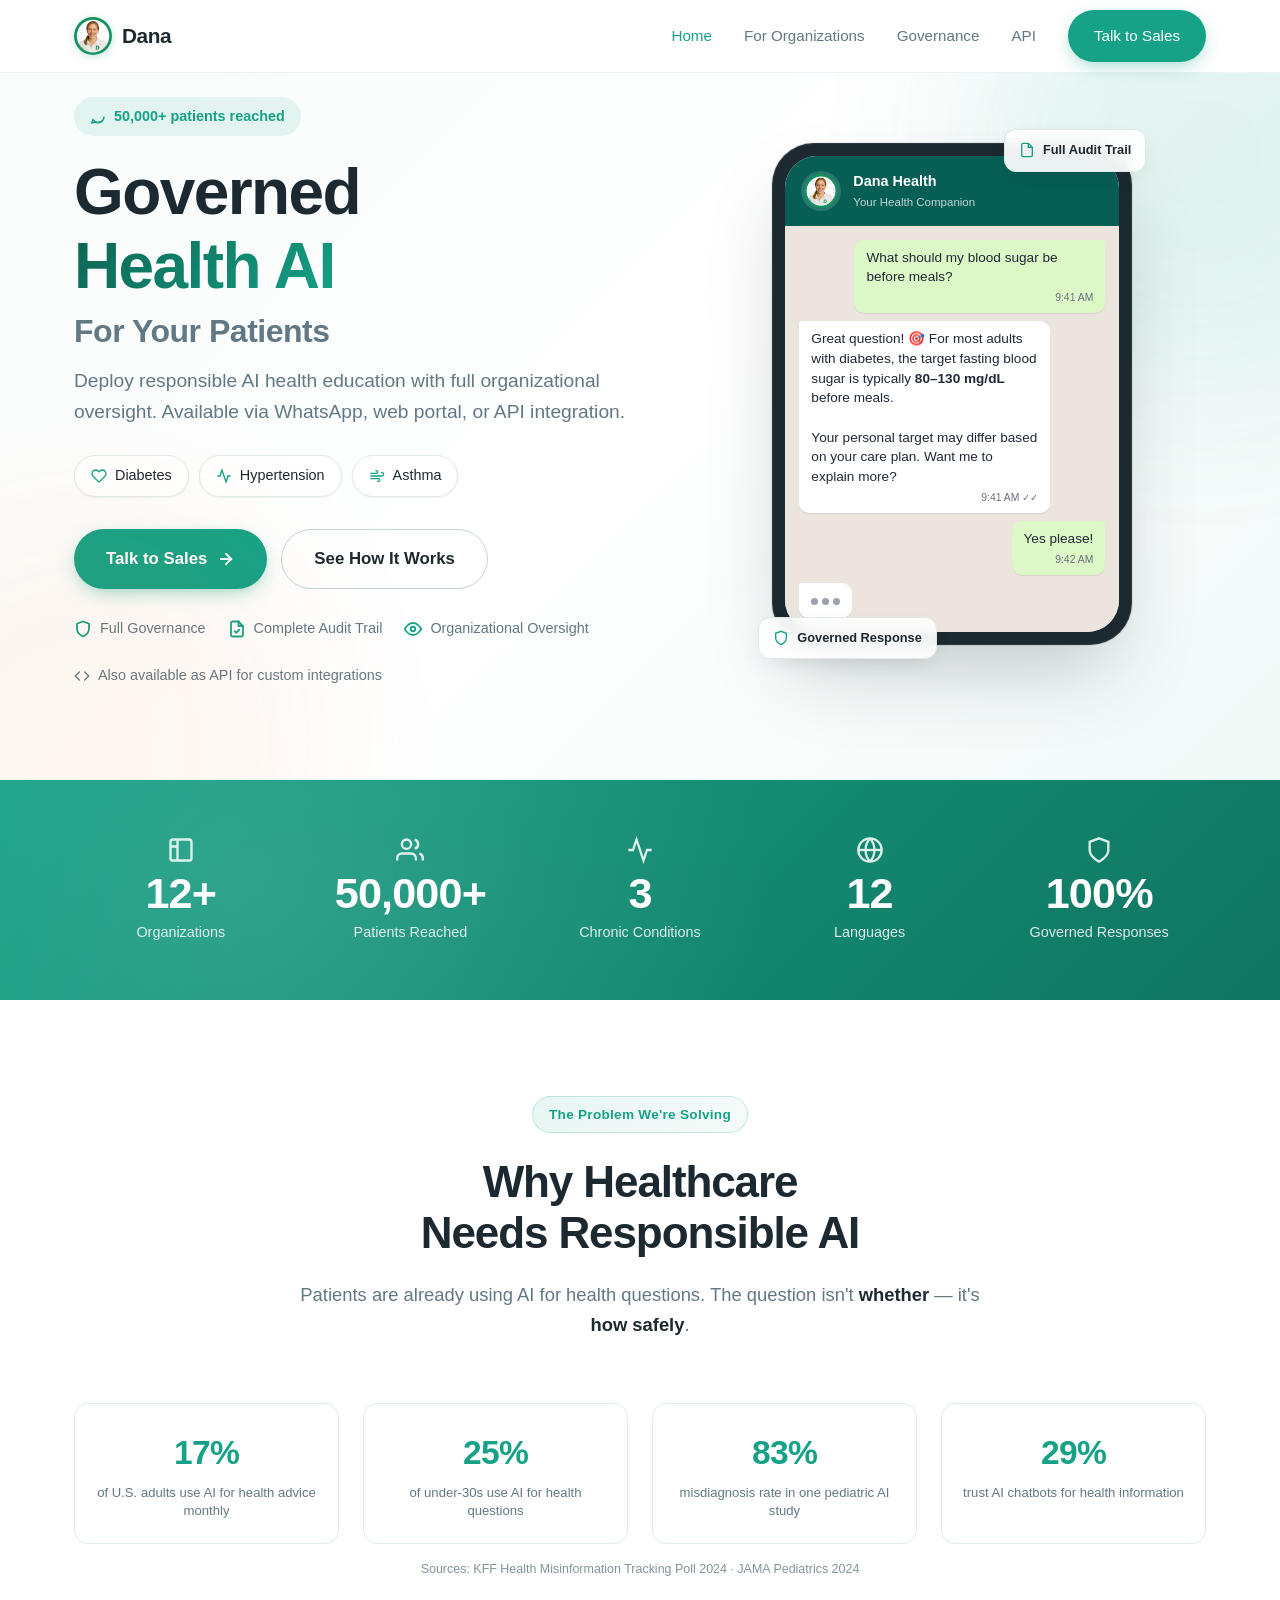
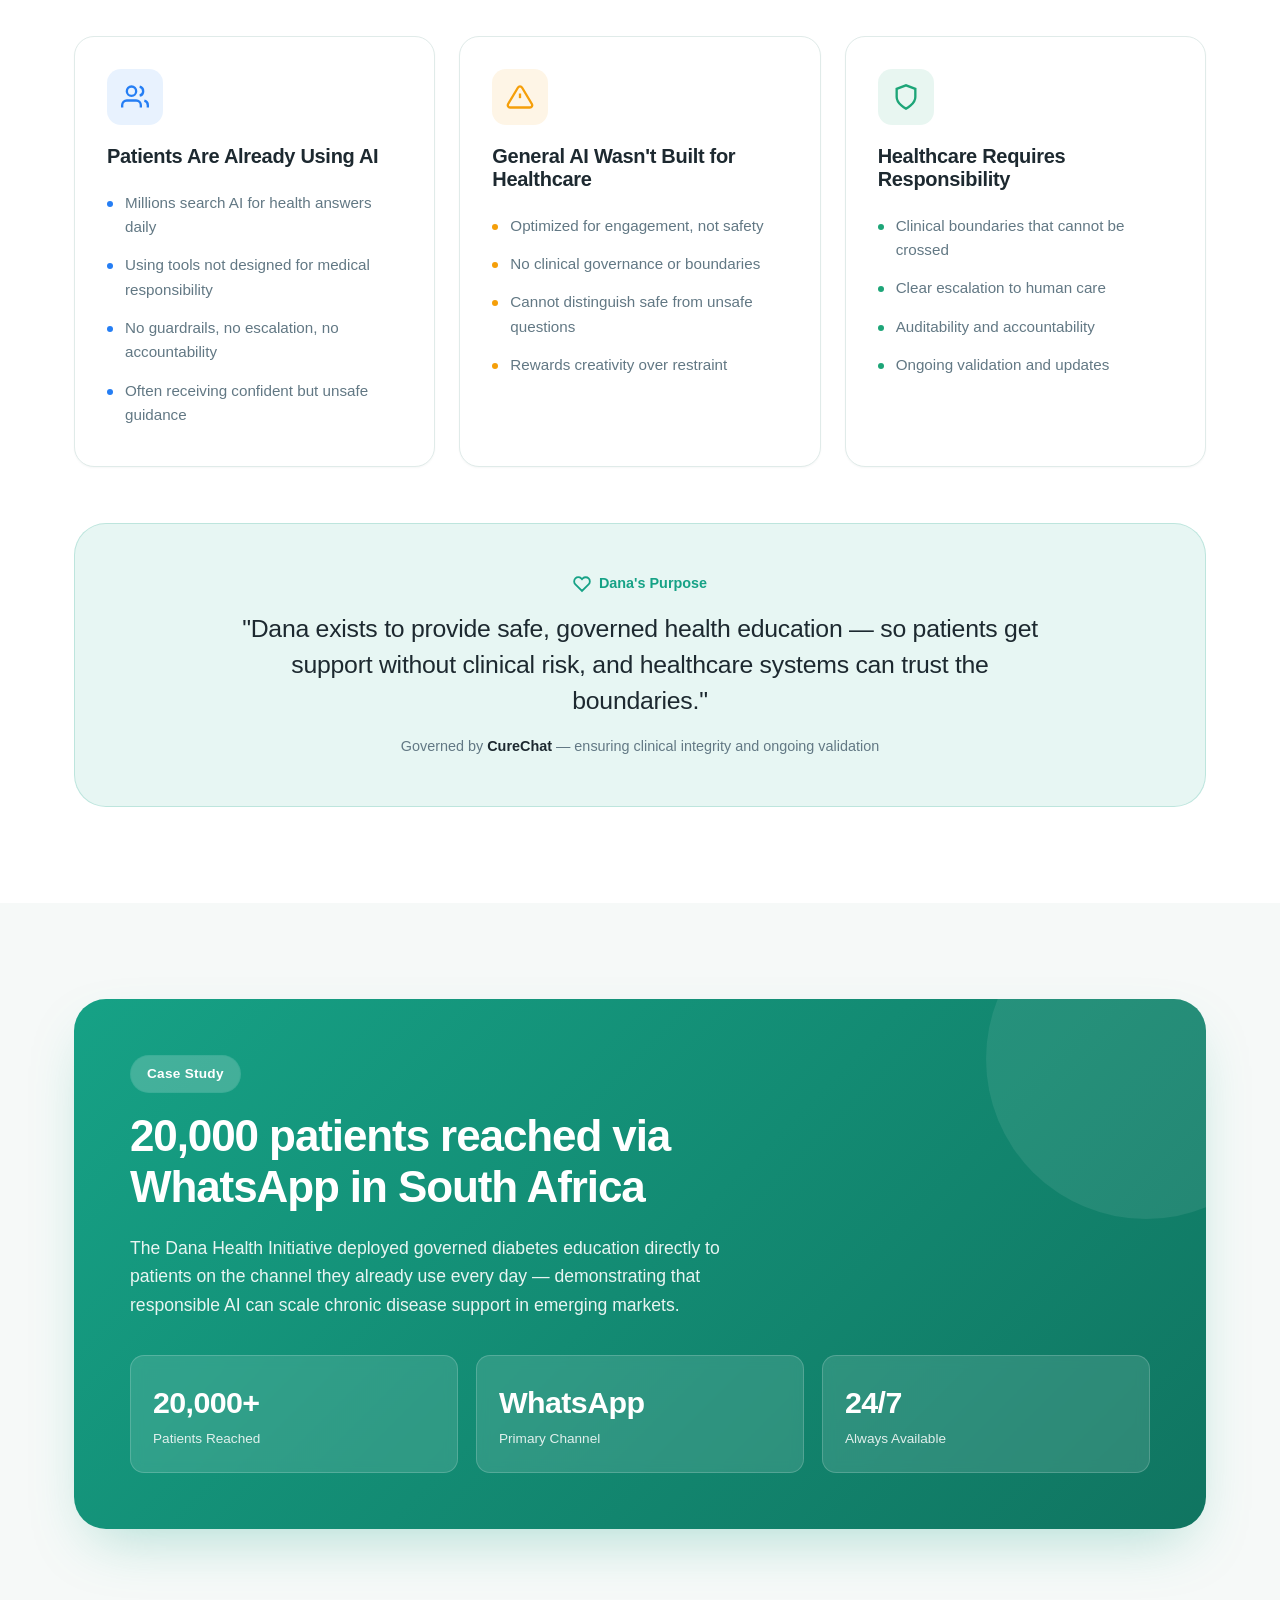
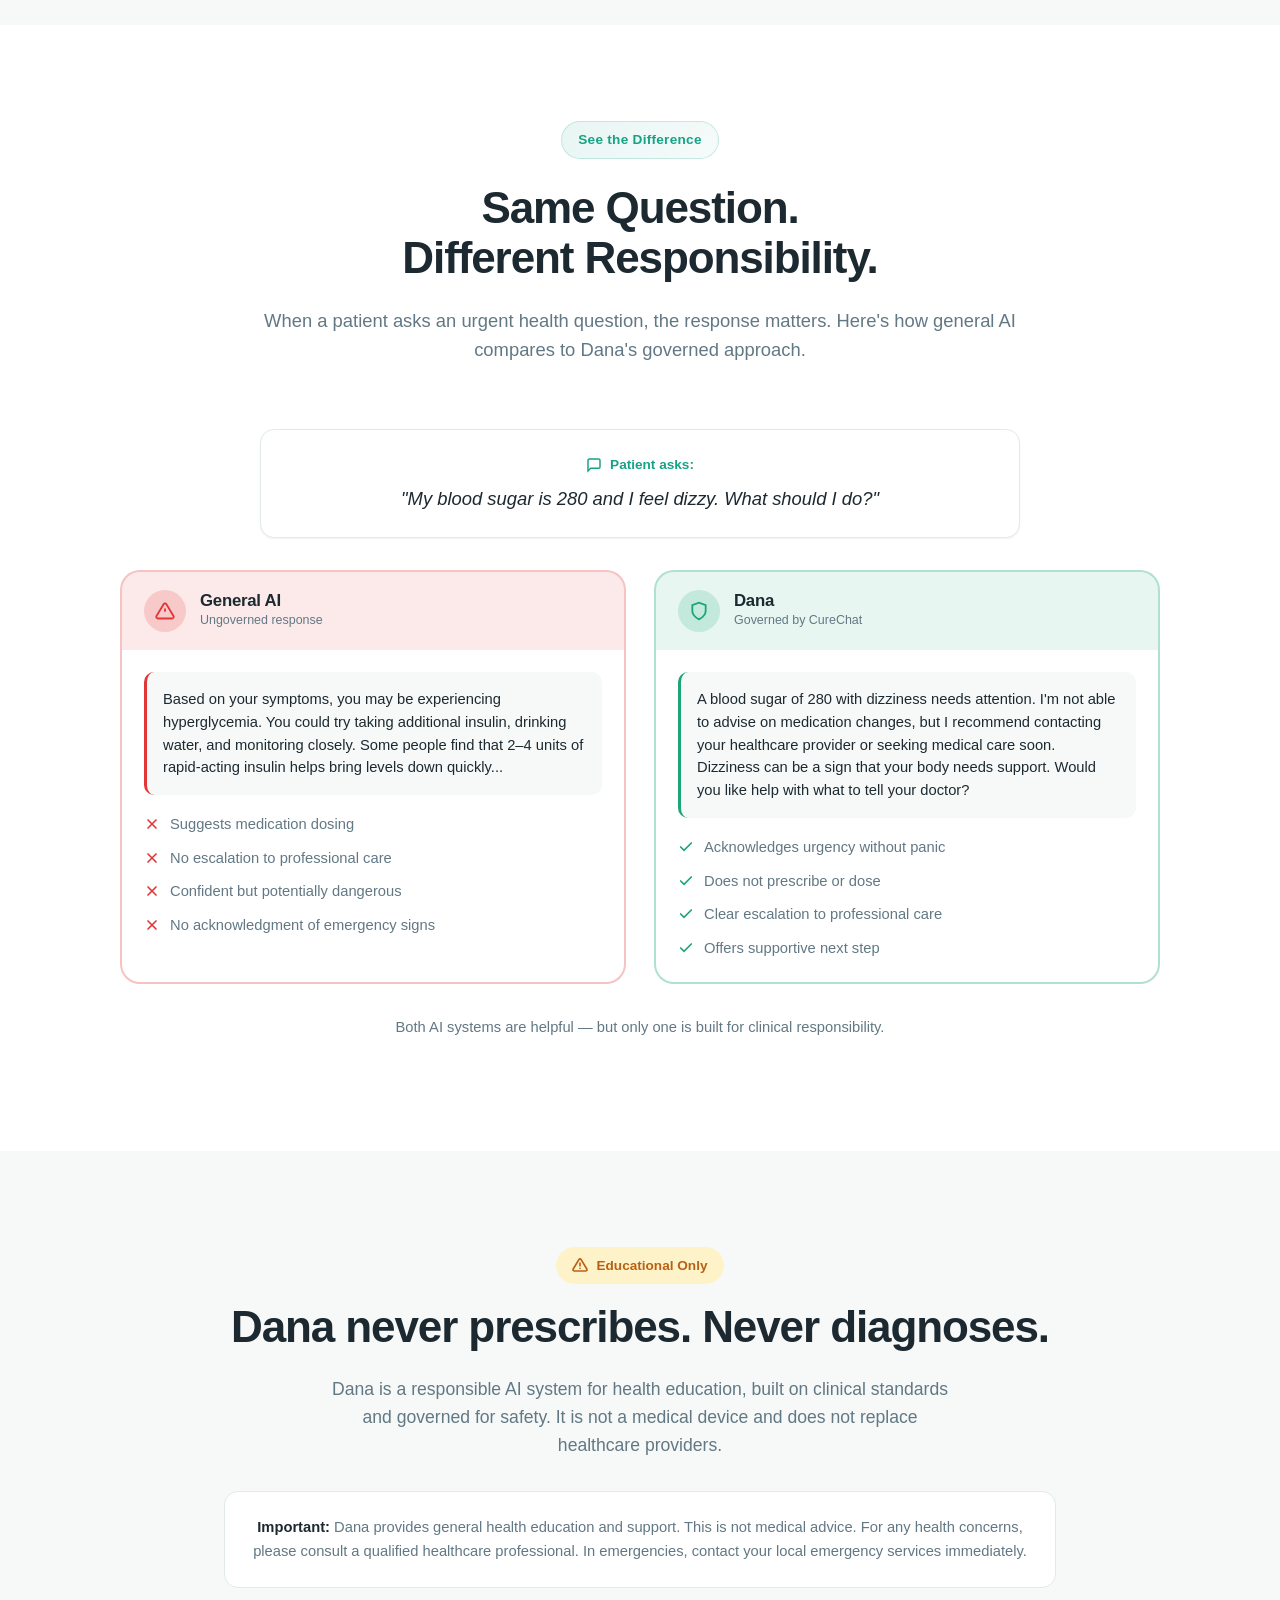
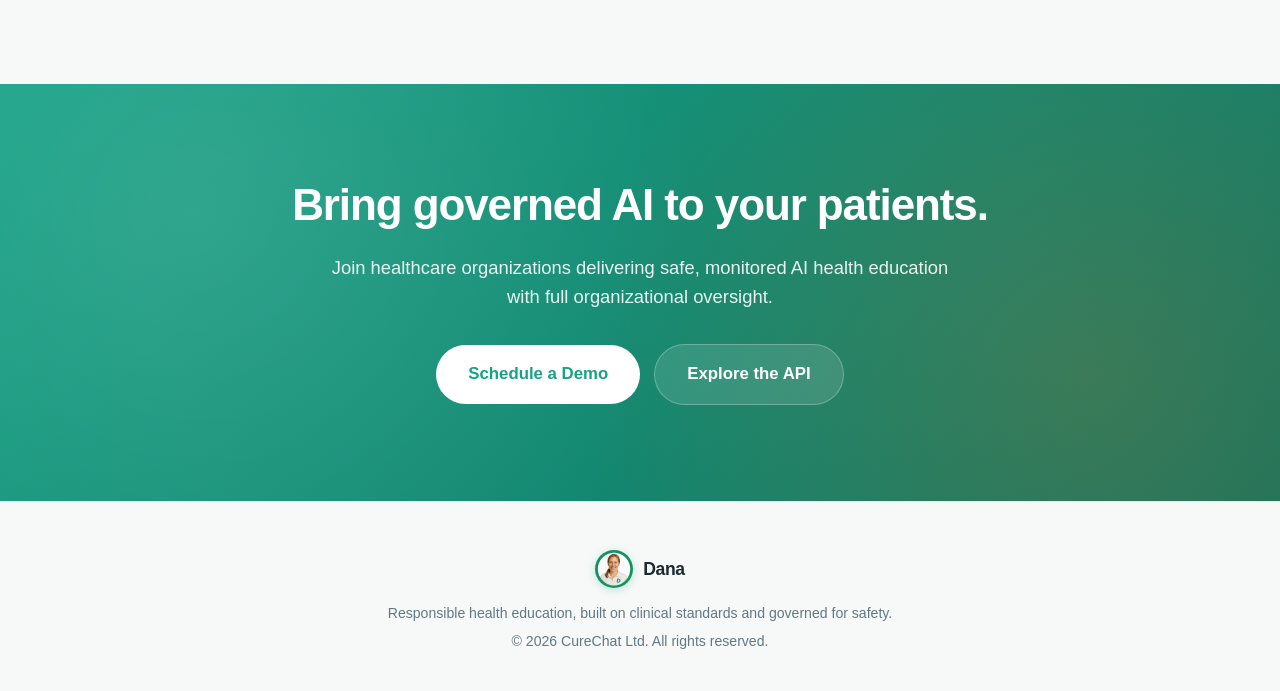
<file: index.html>
<!doctype html>
<html lang="en">
<head>
  <meta charset="UTF-8" />
  <meta name="viewport" content="width=device-width, initial-scale=1.0" />
  <title>Dana — Governed AI for Health Organizations</title>
  <meta name="description" content="Deploy responsible AI health education with full organizational oversight. Available via WhatsApp, web portal, or API. Built by CureChat." />
  <meta name="author" content="CureChat Ltd." />
  <meta property="og:title" content="Dana — Governed AI for Health Organizations" />
  <meta property="og:description" content="Safe, guideline-based AI health education for organizations. Never prescribes, never diagnoses." />
  <meta property="og:type" content="website" />
  <meta property="og:image" content="assets/dana-icon.png" />
  <link rel="icon" href="assets/dana-icon.png" type="image/png" />
  <link rel="stylesheet" href="styles.css" />
</head>
<body>

<header class="site-header" id="mobile-nav">
  <div class="container nav mobile-nav">
    <a href="index.html" class="brand">
      <img src="assets/dana-icon.png" alt="Dana logo" width="38" height="38" />
      <span>Dana</span>
    </a>
    <a href="#mobile-nav" class="menu-toggle" aria-label="Open menu">
      <svg viewBox="0 0 24 24" fill="none" stroke="currentColor" stroke-width="2" stroke-linecap="round"><line x1="3" y1="6" x2="21" y2="6"/><line x1="3" y1="12" x2="21" y2="12"/><line x1="3" y1="18" x2="21" y2="18"/></svg>
    </a>
    <nav class="nav-links">
      <a href="#" class="menu-close" aria-label="Close menu">
        <svg viewBox="0 0 24 24" fill="none" stroke="currentColor" stroke-width="2" stroke-linecap="round"><line x1="18" y1="6" x2="6" y2="18"/><line x1="6" y1="6" x2="18" y2="18"/></svg>
      </a>
      <a href="index.html" class="active">Home</a>
      <a href="organizations.html">For Organizations</a>
      <a href="governance.html">Governance</a>
      <a href="api.html">API</a>
      <a href="contact.html" class="btn btn-primary">Talk to Sales</a>
    </nav>
  </div>
</header>

<main>

  <!-- HERO -->
  <section class="hero">
    <div class="container hero-grid">
      <div>
        <span class="hero-pill">
          <svg viewBox="0 0 24 24" fill="none" stroke="currentColor" stroke-width="2.2" stroke-linecap="round"><path d="M21 11.5a8.4 8.4 0 0 1-9 8.4 8.5 8.5 0 0 1-7.6-3.9L3 21l5-1.4a8.4 8.4 0 0 0 4 1A8.5 8.5 0 0 0 21 11.5z"/></svg>
          50,000+ patients reached
        </span>
        <h1>
          Governed <span class="text-gradient">Health AI</span>
          <span class="sub">For Your Patients</span>
        </h1>
        <p class="lead">
          Deploy responsible AI health education with full organizational oversight.
          Available via WhatsApp, web portal, or API integration.
        </p>

        <div class="condition-pills">
          <span class="condition-pill">
            <svg viewBox="0 0 24 24" fill="none" stroke="currentColor" stroke-width="2"><path d="M20.84 4.61a5.5 5.5 0 0 0-7.78 0L12 5.67l-1.06-1.06a5.5 5.5 0 0 0-7.78 7.78l1.06 1.06L12 21.23l7.78-7.78 1.06-1.06a5.5 5.5 0 0 0 0-7.78z"/></svg>
            Diabetes
          </span>
          <span class="condition-pill">
            <svg viewBox="0 0 24 24" fill="none" stroke="currentColor" stroke-width="2"><polyline points="22 12 18 12 15 21 9 3 6 12 2 12"/></svg>
            Hypertension
          </span>
          <span class="condition-pill">
            <svg viewBox="0 0 24 24" fill="none" stroke="currentColor" stroke-width="2"><path d="M17.7 7.7a2.5 2.5 0 1 1 1.8 4.3H2"/><path d="M9.6 4.6A2 2 0 1 1 11 8H2"/><path d="M12.6 19.4A2 2 0 1 0 14 16H2"/></svg>
            Asthma
          </span>
        </div>

        <div class="hero-cta">
          <a href="mailto:support@curechat.co?subject=Dana%20Demo%20Request" class="btn btn-primary btn-lg">
            Talk to Sales
            <svg viewBox="0 0 24 24" fill="none" stroke="currentColor" stroke-width="2.5" stroke-linecap="round"><line x1="5" y1="12" x2="19" y2="12"/><polyline points="12 5 19 12 12 19"/></svg>
          </a>
          <a href="governance.html" class="btn btn-outline btn-lg">See How It Works</a>
        </div>

        <div class="hero-trust">
          <span><svg viewBox="0 0 24 24" fill="none" stroke="currentColor" stroke-width="2.4" stroke-linecap="round"><path d="M12 22s8-4 8-10V5l-8-3-8 3v7c0 6 8 10 8 10z"/></svg> Full Governance</span>
          <span><svg viewBox="0 0 24 24" fill="none" stroke="currentColor" stroke-width="2.4" stroke-linecap="round"><path d="M14 2H6a2 2 0 0 0-2 2v16a2 2 0 0 0 2 2h12a2 2 0 0 0 2-2V8z"/><polyline points="14 2 14 8 20 8"/><polyline points="9 15 11 17 15 13"/></svg> Complete Audit Trail</span>
          <span><svg viewBox="0 0 24 24" fill="none" stroke="currentColor" stroke-width="2.4" stroke-linecap="round"><path d="M1 12s4-8 11-8 11 8 11 8-4 8-11 8S1 12 1 12z"/><circle cx="12" cy="12" r="3"/></svg> Organizational Oversight</span>
        </div>

        <a href="api.html" class="api-link">
          <svg viewBox="0 0 24 24" fill="none" stroke="currentColor" stroke-width="2" stroke-linecap="round"><polyline points="16 18 22 12 16 6"/><polyline points="8 6 2 12 8 18"/></svg>
          Also available as API for custom integrations
        </a>
      </div>

      <div>
        <div class="phone-wrap float">
          <div class="phone">
            <div class="phone-screen">
              <div class="wa-header">
                <div class="wa-avatar"><img src="assets/dana-icon.png" alt="Dana" width="34" height="34" /></div>
                <div>
                  <p class="wa-name">Dana Health</p>
                  <p class="wa-sub">Your Health Companion</p>
                </div>
              </div>
              <div class="wa-chat">
                <div class="wa-bubble out">
                  What should my blood sugar be before meals?
                  <span class="wa-time">9:41 AM</span>
                </div>
                <div class="wa-bubble in">
                  Great question! 🎯 For most adults with diabetes, the target fasting blood sugar is typically <strong>80–130 mg/dL</strong> before meals.
                  <br/><br/>Your personal target may differ based on your care plan. Want me to explain more?
                  <span class="wa-time">9:41 AM ✓✓</span>
                </div>
                <div class="wa-bubble out">
                  Yes please!
                  <span class="wa-time">9:42 AM</span>
                </div>
                <div class="wa-bubble in">
                  <div class="wa-typing"><span></span><span></span><span></span></div>
                </div>
              </div>
            </div>
          </div>
          <div class="phone-badge tl">
            <svg viewBox="0 0 24 24" fill="none" stroke="currentColor" stroke-width="2"><path d="M14 2H6a2 2 0 0 0-2 2v16a2 2 0 0 0 2 2h12a2 2 0 0 0 2-2V8z"/><polyline points="14 2 14 8 20 8"/></svg>
            Full Audit Trail
          </div>
          <div class="phone-badge bl">
            <svg viewBox="0 0 24 24" fill="none" stroke="currentColor" stroke-width="2"><path d="M12 22s8-4 8-10V5l-8-3-8 3v7c0 6 8 10 8 10z"/></svg>
            Governed Response
          </div>
        </div>
      </div>
    </div>
  </section>

  <!-- STATS -->
  <section class="stats">
    <div class="container">
      <div class="stats-grid">
        <div>
          <div class="stat-icon"><svg viewBox="0 0 24 24" fill="none" stroke="currentColor" stroke-width="2"><rect x="3" y="3" width="18" height="18" rx="2"/><path d="M9 3v18M3 9h6"/></svg></div>
          <div class="stat-value">12+</div><div class="stat-label">Organizations</div>
        </div>
        <div>
          <div class="stat-icon"><svg viewBox="0 0 24 24" fill="none" stroke="currentColor" stroke-width="2"><path d="M17 21v-2a4 4 0 0 0-4-4H5a4 4 0 0 0-4 4v2"/><circle cx="9" cy="7" r="4"/><path d="M23 21v-2a4 4 0 0 0-3-3.87"/><path d="M16 3.13a4 4 0 0 1 0 7.75"/></svg></div>
          <div class="stat-value">50,000+</div><div class="stat-label">Patients Reached</div>
        </div>
        <div>
          <div class="stat-icon"><svg viewBox="0 0 24 24" fill="none" stroke="currentColor" stroke-width="2"><polyline points="22 12 18 12 15 21 9 3 6 12 2 12"/></svg></div>
          <div class="stat-value">3</div><div class="stat-label">Chronic Conditions</div>
        </div>
        <div>
          <div class="stat-icon"><svg viewBox="0 0 24 24" fill="none" stroke="currentColor" stroke-width="2"><circle cx="12" cy="12" r="10"/><path d="M2 12h20"/><path d="M12 2a15 15 0 0 1 0 20"/><path d="M12 2a15 15 0 0 0 0 20"/></svg></div>
          <div class="stat-value">12</div><div class="stat-label">Languages</div>
        </div>
        <div>
          <div class="stat-icon"><svg viewBox="0 0 24 24" fill="none" stroke="currentColor" stroke-width="2"><path d="M12 22s8-4 8-10V5l-8-3-8 3v7c0 6 8 10 8 10z"/></svg></div>
          <div class="stat-value">100%</div><div class="stat-label">Governed Responses</div>
        </div>
      </div>
    </div>
  </section>

  <!-- WHY -->
  <section>
    <div class="container">
      <div class="section-head">
        <span class="eyebrow">The Problem We're Solving</span>
        <h2>Why Healthcare Needs Responsible AI</h2>
        <p>Patients are already using AI for health questions. The question isn't <strong style="color:var(--fg)">whether</strong> — it's <strong style="color:var(--fg)">how safely</strong>.</p>
      </div>

      <div class="cite-grid">
        <div class="cite-card"><div class="cite-value">17%</div><div class="cite-label">of U.S. adults use AI for health advice monthly</div></div>
        <div class="cite-card"><div class="cite-value">25%</div><div class="cite-label">of under-30s use AI for health questions</div></div>
        <div class="cite-card"><div class="cite-value">83%</div><div class="cite-label">misdiagnosis rate in one pediatric AI study</div></div>
        <div class="cite-card"><div class="cite-value">29%</div><div class="cite-label">trust AI chatbots for health information</div></div>
      </div>
      <p class="cite-source">Sources: KFF Health Misinformation Tracking Poll 2024 · JAMA Pediatrics 2024</p>

      <div class="problem-grid" style="margin-top: 56px;">
        <div class="problem-card blue">
          <div class="problem-icon blue">
            <svg viewBox="0 0 24 24" fill="none" stroke="currentColor" stroke-width="2"><path d="M17 21v-2a4 4 0 0 0-4-4H5a4 4 0 0 0-4 4v2"/><circle cx="9" cy="7" r="4"/><path d="M23 21v-2a4 4 0 0 0-3-3.87"/><path d="M16 3.13a4 4 0 0 1 0 7.75"/></svg>
          </div>
          <h3>Patients Are Already Using AI</h3>
          <ul>
            <li>Millions search AI for health answers daily</li>
            <li>Using tools not designed for medical responsibility</li>
            <li>No guardrails, no escalation, no accountability</li>
            <li>Often receiving confident but unsafe guidance</li>
          </ul>
        </div>
        <div class="problem-card amber">
          <div class="problem-icon amber">
            <svg viewBox="0 0 24 24" fill="none" stroke="currentColor" stroke-width="2"><path d="M10.29 3.86 1.82 18a2 2 0 0 0 1.71 3h16.94a2 2 0 0 0 1.71-3L13.71 3.86a2 2 0 0 0-3.42 0z"/><line x1="12" y1="9" x2="12" y2="13"/><line x1="12" y1="17" x2="12.01" y2="17"/></svg>
          </div>
          <h3>General AI Wasn't Built for Healthcare</h3>
          <ul>
            <li>Optimized for engagement, not safety</li>
            <li>No clinical governance or boundaries</li>
            <li>Cannot distinguish safe from unsafe questions</li>
            <li>Rewards creativity over restraint</li>
          </ul>
        </div>
        <div class="problem-card emerald">
          <div class="problem-icon emerald">
            <svg viewBox="0 0 24 24" fill="none" stroke="currentColor" stroke-width="2"><path d="M12 22s8-4 8-10V5l-8-3-8 3v7c0 6 8 10 8 10z"/></svg>
          </div>
          <h3>Healthcare Requires Responsibility</h3>
          <ul>
            <li>Clinical boundaries that cannot be crossed</li>
            <li>Clear escalation to human care</li>
            <li>Auditability and accountability</li>
            <li>Ongoing validation and updates</li>
          </ul>
        </div>
      </div>

      <div class="purpose">
        <div class="purpose-tag">
          <svg viewBox="0 0 24 24" fill="none" stroke="currentColor" stroke-width="2.4"><path d="M20.84 4.61a5.5 5.5 0 0 0-7.78 0L12 5.67l-1.06-1.06a5.5 5.5 0 0 0-7.78 7.78l1.06 1.06L12 21.23l7.78-7.78 1.06-1.06a5.5 5.5 0 0 0 0-7.78z"/></svg>
          Dana's Purpose
        </div>
        <blockquote>
          "Dana exists to provide safe, governed health education — so patients get support without clinical risk, and healthcare systems can trust the boundaries."
        </blockquote>
        <p class="by">Governed by <strong>CureChat</strong> — ensuring clinical integrity and ongoing validation</p>
      </div>
    </div>
  </section>

  <!-- CASE STUDY -->
  <section class="section-muted">
    <div class="container">
      <div class="case-study">
        <span class="eyebrow">Case Study</span>
        <h2>20,000 patients reached via WhatsApp in South Africa</h2>
        <p>
          The Dana Health Initiative deployed governed diabetes education directly to patients
          on the channel they already use every day — demonstrating that responsible AI can scale
          chronic disease support in emerging markets.
        </p>
        <div class="case-grid">
          <div class="case-stat"><div class="v">20,000+</div><div class="l">Patients Reached</div></div>
          <div class="case-stat"><div class="v">WhatsApp</div><div class="l">Primary Channel</div></div>
          <div class="case-stat"><div class="v">24/7</div><div class="l">Always Available</div></div>
        </div>
      </div>
    </div>
  </section>

  <!-- AI COMPARISON -->
  <section>
    <div class="container">
      <div class="section-head">
        <span class="eyebrow">See the Difference</span>
        <h2>Same Question. Different Responsibility.</h2>
        <p>When a patient asks an urgent health question, the response matters. Here's how general AI compares to Dana's governed approach.</p>
      </div>

      <div class="q-card">
        <div class="q-card-label">
          <svg viewBox="0 0 24 24" fill="none" stroke="currentColor" stroke-width="2.2"><path d="M21 15a2 2 0 0 1-2 2H7l-4 4V5a2 2 0 0 1 2-2h14a2 2 0 0 1 2 2z"/></svg>
          Patient asks:
        </div>
        <p>"My blood sugar is 280 and I feel dizzy. What should I do?"</p>
      </div>

      <div class="compare-grid">
        <div class="compare-col bad">
          <div class="compare-head">
            <div class="compare-head-icon">
              <svg viewBox="0 0 24 24" fill="none" stroke="currentColor" stroke-width="2.2"><path d="M10.29 3.86 1.82 18a2 2 0 0 0 1.71 3h16.94a2 2 0 0 0 1.71-3L13.71 3.86a2 2 0 0 0-3.42 0z"/><line x1="12" y1="9" x2="12" y2="13"/><line x1="12" y1="17" x2="12.01" y2="17"/></svg>
            </div>
            <div>
              <h3>General AI</h3>
              <p>Ungoverned response</p>
            </div>
          </div>
          <div class="compare-body">
            <div class="compare-quote">
              Based on your symptoms, you may be experiencing hyperglycemia. You could try taking additional insulin, drinking water, and monitoring closely. Some people find that 2–4 units of rapid-acting insulin helps bring levels down quickly...
            </div>
            <ul class="compare-list">
              <li><svg viewBox="0 0 24 24" fill="none" stroke="currentColor" stroke-width="2.5" stroke-linecap="round"><line x1="18" y1="6" x2="6" y2="18"/><line x1="6" y1="6" x2="18" y2="18"/></svg>Suggests medication dosing</li>
              <li><svg viewBox="0 0 24 24" fill="none" stroke="currentColor" stroke-width="2.5" stroke-linecap="round"><line x1="18" y1="6" x2="6" y2="18"/><line x1="6" y1="6" x2="18" y2="18"/></svg>No escalation to professional care</li>
              <li><svg viewBox="0 0 24 24" fill="none" stroke="currentColor" stroke-width="2.5" stroke-linecap="round"><line x1="18" y1="6" x2="6" y2="18"/><line x1="6" y1="6" x2="18" y2="18"/></svg>Confident but potentially dangerous</li>
              <li><svg viewBox="0 0 24 24" fill="none" stroke="currentColor" stroke-width="2.5" stroke-linecap="round"><line x1="18" y1="6" x2="6" y2="18"/><line x1="6" y1="6" x2="18" y2="18"/></svg>No acknowledgment of emergency signs</li>
            </ul>
          </div>
        </div>

        <div class="compare-col good">
          <div class="compare-head">
            <div class="compare-head-icon">
              <svg viewBox="0 0 24 24" fill="none" stroke="currentColor" stroke-width="2.2"><path d="M12 22s8-4 8-10V5l-8-3-8 3v7c0 6 8 10 8 10z"/></svg>
            </div>
            <div>
              <h3>Dana</h3>
              <p>Governed by CureChat</p>
            </div>
          </div>
          <div class="compare-body">
            <div class="compare-quote">
              A blood sugar of 280 with dizziness needs attention. I'm not able to advise on medication changes, but I recommend contacting your healthcare provider or seeking medical care soon. Dizziness can be a sign that your body needs support. Would you like help with what to tell your doctor?
            </div>
            <ul class="compare-list">
              <li><svg viewBox="0 0 24 24" fill="none" stroke="currentColor" stroke-width="2.5" stroke-linecap="round"><polyline points="20 6 9 17 4 12"/></svg>Acknowledges urgency without panic</li>
              <li><svg viewBox="0 0 24 24" fill="none" stroke="currentColor" stroke-width="2.5" stroke-linecap="round"><polyline points="20 6 9 17 4 12"/></svg>Does not prescribe or dose</li>
              <li><svg viewBox="0 0 24 24" fill="none" stroke="currentColor" stroke-width="2.5" stroke-linecap="round"><polyline points="20 6 9 17 4 12"/></svg>Clear escalation to professional care</li>
              <li><svg viewBox="0 0 24 24" fill="none" stroke="currentColor" stroke-width="2.5" stroke-linecap="round"><polyline points="20 6 9 17 4 12"/></svg>Offers supportive next step</li>
            </ul>
          </div>
        </div>
      </div>
      <p class="text-center" style="margin-top: 32px; color: var(--fg-muted); font-size: .92rem;">
        Both AI systems are helpful — but only one is built for clinical responsibility.
      </p>
    </div>
  </section>

  <!-- TRUST -->
  <section class="section-muted">
    <div class="container" style="max-width: 880px;">
      <div class="text-center">
        <span class="alert-banner">
          <svg viewBox="0 0 24 24" fill="none" stroke="currentColor" stroke-width="2.5" stroke-linecap="round"><path d="M10.29 3.86 1.82 18a2 2 0 0 0 1.71 3h16.94a2 2 0 0 0 1.71-3L13.71 3.86a2 2 0 0 0-3.42 0z"/><line x1="12" y1="9" x2="12" y2="13"/><line x1="12" y1="17" x2="12.01" y2="17"/></svg>
          Educational Only
        </span>
        <h2>Dana never prescribes. Never diagnoses.</h2>
        <p style="font-size:1.1rem; max-width: 640px; margin: 0 auto 32px;">
          Dana is a responsible AI system for health education, built on clinical standards and governed for safety.
          It is not a medical device and does not replace healthcare providers.
        </p>
      </div>
      <div class="disclaimer">
        <strong>Important:</strong> Dana provides general health education and support. This is not medical advice.
        For any health concerns, please consult a qualified healthcare professional. In emergencies, contact your
        local emergency services immediately.
      </div>
    </div>
  </section>

  <!-- CTA -->
  <section class="cta-banner">
    <div class="container">
      <h2>Bring governed AI to your patients.</h2>
      <p>Join healthcare organizations delivering safe, monitored AI health education with full organizational oversight.</p>
      <div class="flex-center">
        <a href="contact.html" class="btn btn-on-dark btn-lg">Schedule a Demo</a>
        <a href="api.html" class="btn btn-ghost-on-dark btn-lg">Explore the API</a>
      </div>
    </div>
  </section>

</main>

<footer class="site-footer">
  <div class="container">
    <a href="index.html" class="brand">
      <img src="assets/dana-icon.png" alt="Dana logo" width="32" height="32" />
      <span>Dana</span>
    </a>
    <p>Responsible health education, built on clinical standards and governed for safety.</p>
    <p>&copy; 2026 CureChat Ltd. All rights reserved.</p>
  </div>
</footer>

</body>
</html>
</file>
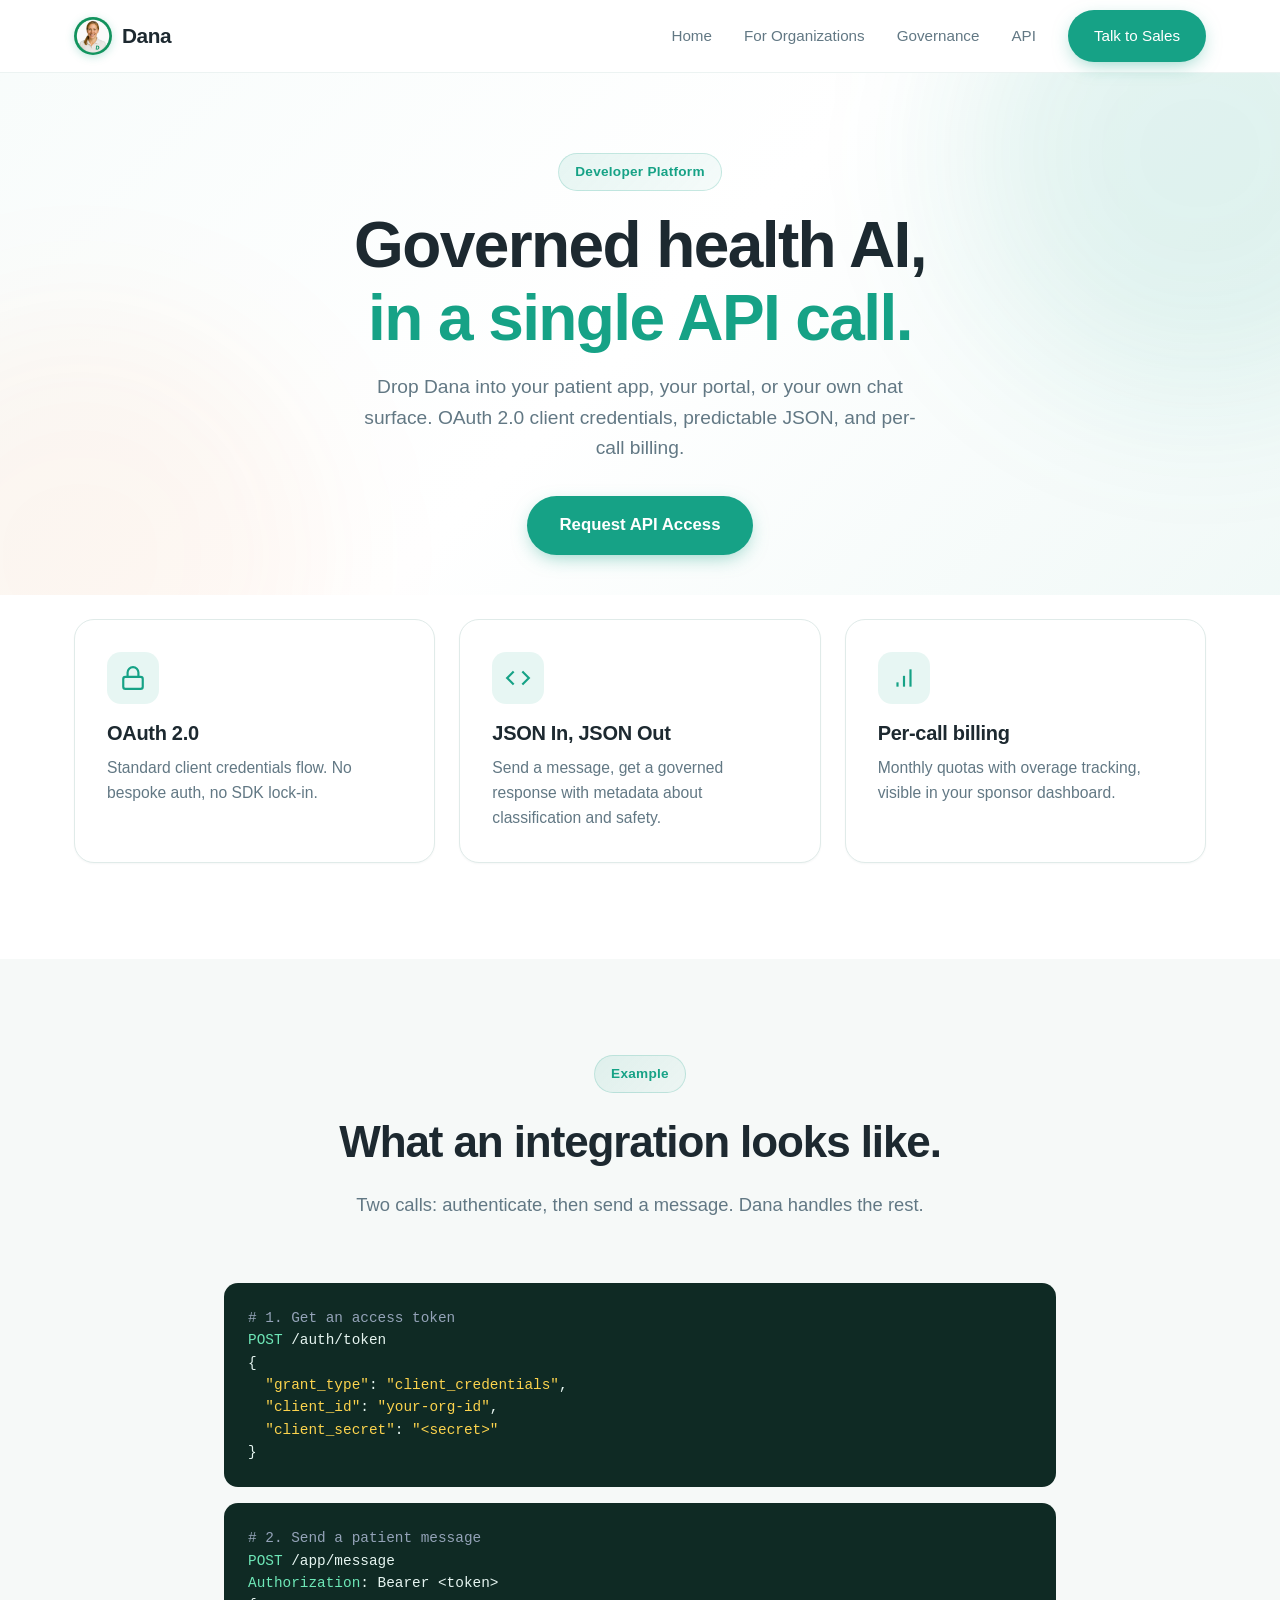
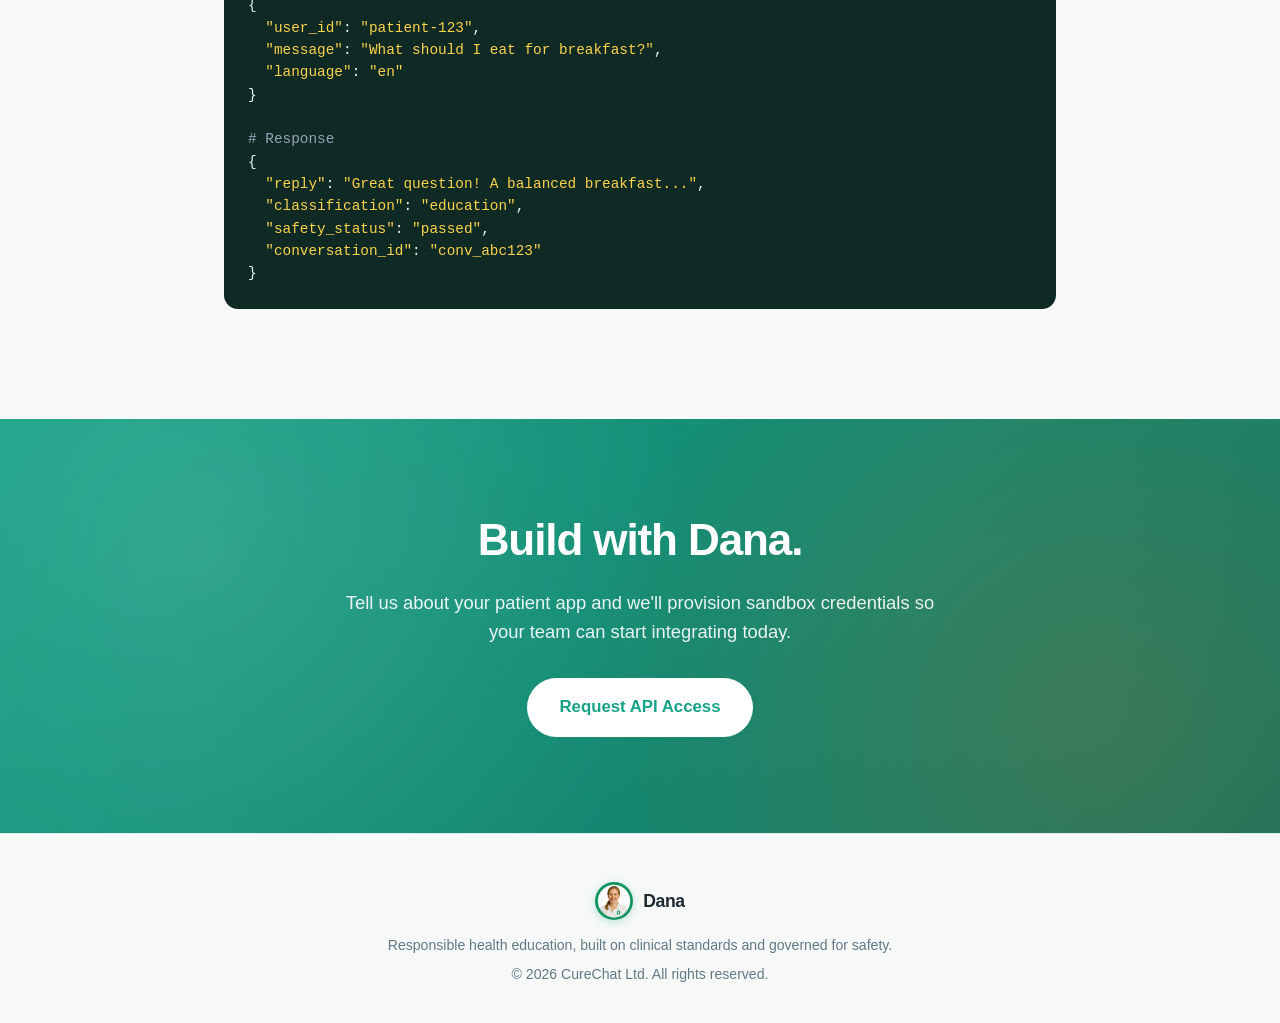
<file: api.html>
<!doctype html>
<html lang="en" class="scroll-smooth">
<head>
  <meta charset="UTF-8" />
  <meta name="viewport" content="width=device-width, initial-scale=1.0" />
  <title>API — Integrate Dana into your patient app</title>
  <meta name="description" content="Dana's REST API gives you OAuth 2.0 access to governed health education for diabetes, hypertension, and asthma." />
  <link rel="icon" href="assets/dana-icon.png" type="image/png" />
  <link rel="stylesheet" href="styles.css" />
  <style>
    pre.code {
      background: #0F2A24; color: #E6F5F1;
      padding: 24px; border-radius: var(--radius);
      overflow-x: auto; font-size: .9rem; line-height: 1.55;
      font-family: ui-monospace, SFMono-Regular, Menlo, Consolas, monospace;
    }
    pre.code .k { color: #6EE7B7; }
    pre.code .s { color: #FCD34D; }
    pre.code .c { color: #94A3B8; }
  </style>
</head>
<body>

<header class="site-header" id="mobile-nav">
  <div class="container nav mobile-nav">
    <a href="index.html" class="brand">
      <img src="assets/dana-icon.png" alt="Dana logo" width="36" height="36" />
      <span>Dana</span>
    </a>
    <a href="#mobile-nav" class="menu-toggle" aria-label="Open menu">
      <svg viewBox="0 0 24 24" fill="none" stroke="currentColor" stroke-width="2" stroke-linecap="round"><line x1="3" y1="6" x2="21" y2="6"/><line x1="3" y1="12" x2="21" y2="12"/><line x1="3" y1="18" x2="21" y2="18"/></svg>
    </a>
    <nav class="nav-links">
      <a href="#" class="menu-close" aria-label="Close menu">
        <svg viewBox="0 0 24 24" fill="none" stroke="currentColor" stroke-width="2" stroke-linecap="round"><line x1="18" y1="6" x2="6" y2="18"/><line x1="6" y1="6" x2="18" y2="18"/></svg>
      </a>
      <a href="index.html">Home</a>
      <a href="organizations.html">For Organizations</a>
      <a href="governance.html">Governance</a>
      <a href="api.html">API</a>
      <a href="contact.html" class="btn btn-primary">Talk to Sales</a>
    </nav>
  </div>
</header>

<main>
  <section class="hero" style="padding: 80px 0 40px;">
    <div class="container" style="max-width: 820px; text-align: center;">
      <span class="eyebrow">Developer Platform</span>
      <h1>Governed health AI, <span style="color:var(--primary)">in a single API call.</span></h1>
      <p class="lead" style="margin: 0 auto;">
        Drop Dana into your patient app, your portal, or your own chat surface.
        OAuth 2.0 client credentials, predictable JSON, and per-call billing.
      </p>
      <div class="hero-cta" style="justify-content:center;">
        <a href="contact.html" class="btn btn-primary btn-lg">Request API Access</a>
      </div>
    </div>
  </section>

  <section style="padding-top: 24px;">
    <div class="container">
      <div class="cards cards-3">
        <div class="card">
          <div class="icon"><svg viewBox="0 0 24 24" fill="none" stroke="currentColor" stroke-width="2"><rect x="3" y="11" width="18" height="11" rx="2"/><path d="M7 11V7a5 5 0 0 1 10 0v4"/></svg></div>
          <h3>OAuth 2.0</h3>
          <p>Standard client credentials flow. No bespoke auth, no SDK lock-in.</p>
        </div>
        <div class="card">
          <div class="icon"><svg viewBox="0 0 24 24" fill="none" stroke="currentColor" stroke-width="2"><polyline points="16 18 22 12 16 6"/><polyline points="8 6 2 12 8 18"/></svg></div>
          <h3>JSON In, JSON Out</h3>
          <p>Send a message, get a governed response with metadata about classification and safety.</p>
        </div>
        <div class="card">
          <div class="icon"><svg viewBox="0 0 24 24" fill="none" stroke="currentColor" stroke-width="2"><line x1="12" y1="20" x2="12" y2="10"/><line x1="18" y1="20" x2="18" y2="4"/><line x1="6" y1="20" x2="6" y2="16"/></svg></div>
          <h3>Per-call billing</h3>
          <p>Monthly quotas with overage tracking, visible in your sponsor dashboard.</p>
        </div>
      </div>
    </div>
  </section>

  <section class="section-muted">
    <div class="container" style="max-width: 880px;">
      <div class="section-head">
        <span class="eyebrow">Example</span>
        <h2>What an integration looks like.</h2>
        <p>Two calls: authenticate, then send a message. Dana handles the rest.</p>
      </div>

<pre class="code"><span class="c"># 1. Get an access token</span>
<span class="k">POST</span> /auth/token
{
  <span class="s">"grant_type"</span>: <span class="s">"client_credentials"</span>,
  <span class="s">"client_id"</span>: <span class="s">"your-org-id"</span>,
  <span class="s">"client_secret"</span>: <span class="s">"&lt;secret&gt;"</span>
}
</pre>

<pre class="code" style="margin-top:16px;"><span class="c"># 2. Send a patient message</span>
<span class="k">POST</span> /app/message
<span class="k">Authorization</span>: Bearer &lt;token&gt;
{
  <span class="s">"user_id"</span>: <span class="s">"patient-123"</span>,
  <span class="s">"message"</span>: <span class="s">"What should I eat for breakfast?"</span>,
  <span class="s">"language"</span>: <span class="s">"en"</span>
}

<span class="c"># Response</span>
{
  <span class="s">"reply"</span>: <span class="s">"Great question! A balanced breakfast..."</span>,
  <span class="s">"classification"</span>: <span class="s">"education"</span>,
  <span class="s">"safety_status"</span>: <span class="s">"passed"</span>,
  <span class="s">"conversation_id"</span>: <span class="s">"conv_abc123"</span>
}
</pre>
    </div>
  </section>

  <section class="cta-banner">
    <div class="container">
      <h2>Build with Dana.</h2>
      <p>Tell us about your patient app and we'll provision sandbox credentials so your team can start integrating today.</p>
      <a href="contact.html" class="btn btn-ghost btn-lg" style="background:#fff;color:var(--primary);">Request API Access</a>
    </div>
  </section>
</main>

<footer class="site-footer">
  <div class="container">
    <a href="index.html" class="brand">
      <img src="assets/dana-icon.png" alt="Dana logo" width="32" height="32" />
      <span>Dana</span>
    </a>
    <p>Responsible health education, built on clinical standards and governed for safety.</p>
    <p>&copy; 2026 CureChat Ltd. All rights reserved.</p>
  </div>
</footer>
</body>
</html>
</file>
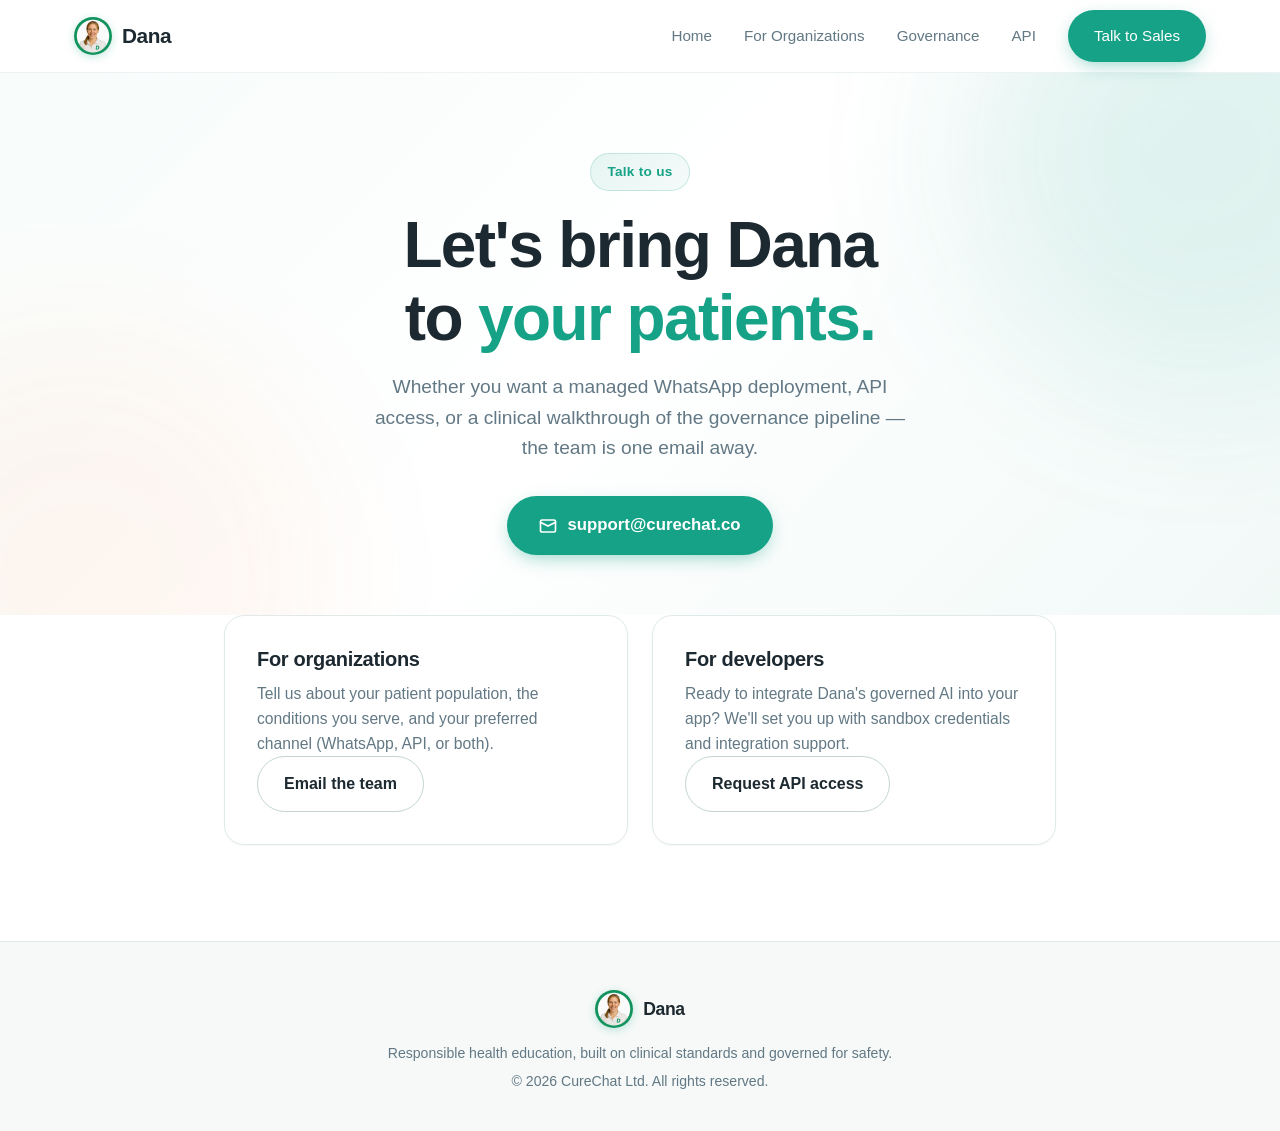
<file: contact.html>
<!doctype html>
<html lang="en" class="scroll-smooth">
<head>
  <meta charset="UTF-8" />
  <meta name="viewport" content="width=device-width, initial-scale=1.0" />
  <title>Contact Dana</title>
  <meta name="description" content="Get in touch with the Dana team to schedule a demo or request API access." />
  <link rel="icon" href="assets/dana-icon.png" type="image/png" />
  <link rel="stylesheet" href="styles.css" />
</head>
<body>

<header class="site-header" id="mobile-nav">
  <div class="container nav mobile-nav">
    <a href="index.html" class="brand">
      <img src="assets/dana-icon.png" alt="Dana logo" width="36" height="36" />
      <span>Dana</span>
    </a>
    <a href="#mobile-nav" class="menu-toggle" aria-label="Open menu">
      <svg viewBox="0 0 24 24" fill="none" stroke="currentColor" stroke-width="2" stroke-linecap="round"><line x1="3" y1="6" x2="21" y2="6"/><line x1="3" y1="12" x2="21" y2="12"/><line x1="3" y1="18" x2="21" y2="18"/></svg>
    </a>
    <nav class="nav-links">
      <a href="#" class="menu-close" aria-label="Close menu">
        <svg viewBox="0 0 24 24" fill="none" stroke="currentColor" stroke-width="2" stroke-linecap="round"><line x1="18" y1="6" x2="6" y2="18"/><line x1="6" y1="6" x2="18" y2="18"/></svg>
      </a>
      <a href="index.html">Home</a>
      <a href="organizations.html">For Organizations</a>
      <a href="governance.html">Governance</a>
      <a href="api.html">API</a>
      <a href="contact.html" class="btn btn-primary">Talk to Sales</a>
    </nav>
  </div>
</header>

<main>
  <section class="hero" style="padding: 80px 0 60px;">
    <div class="container" style="max-width: 720px; text-align: center;">
      <span class="eyebrow">Talk to us</span>
      <h1>Let's bring Dana to <span style="color:var(--primary)">your patients.</span></h1>
      <p class="lead" style="margin: 0 auto 32px;">
        Whether you want a managed WhatsApp deployment, API access, or a clinical walkthrough of the
        governance pipeline — the team is one email away.
      </p>
      <a href="mailto:support@curechat.co?subject=Dana%20Demo%20Request" class="btn btn-primary btn-lg">
        <svg width="20" height="20" viewBox="0 0 24 24" fill="none" stroke="currentColor" stroke-width="2.2" stroke-linecap="round"><rect x="2" y="4" width="20" height="16" rx="2"/><path d="m22 7-10 5L2 7"/></svg>
        support@curechat.co
      </a>
    </div>
  </section>

  <section style="padding-top: 0;">
    <div class="container" style="max-width: 880px;">
      <div class="cards">
        <div class="card">
          <h3>For organizations</h3>
          <p>Tell us about your patient population, the conditions you serve, and your preferred channel (WhatsApp, API, or both).</p>
          <a class="btn btn-outline" href="mailto:support@curechat.co?subject=Dana%20-%20Organization%20Inquiry">Email the team</a>
        </div>
        <div class="card">
          <h3>For developers</h3>
          <p>Ready to integrate Dana's governed AI into your app? We'll set you up with sandbox credentials and integration support.</p>
          <a class="btn btn-outline" href="mailto:support@curechat.co?subject=Dana%20API%20Access">Request API access</a>
        </div>
      </div>
    </div>
  </section>
</main>

<footer class="site-footer">
  <div class="container">
    <a href="index.html" class="brand">
      <img src="assets/dana-icon.png" alt="Dana logo" width="32" height="32" />
      <span>Dana</span>
    </a>
    <p>Responsible health education, built on clinical standards and governed for safety.</p>
    <p>&copy; 2026 CureChat Ltd. All rights reserved.</p>
  </div>
</footer>
</body>
</html>
</file>
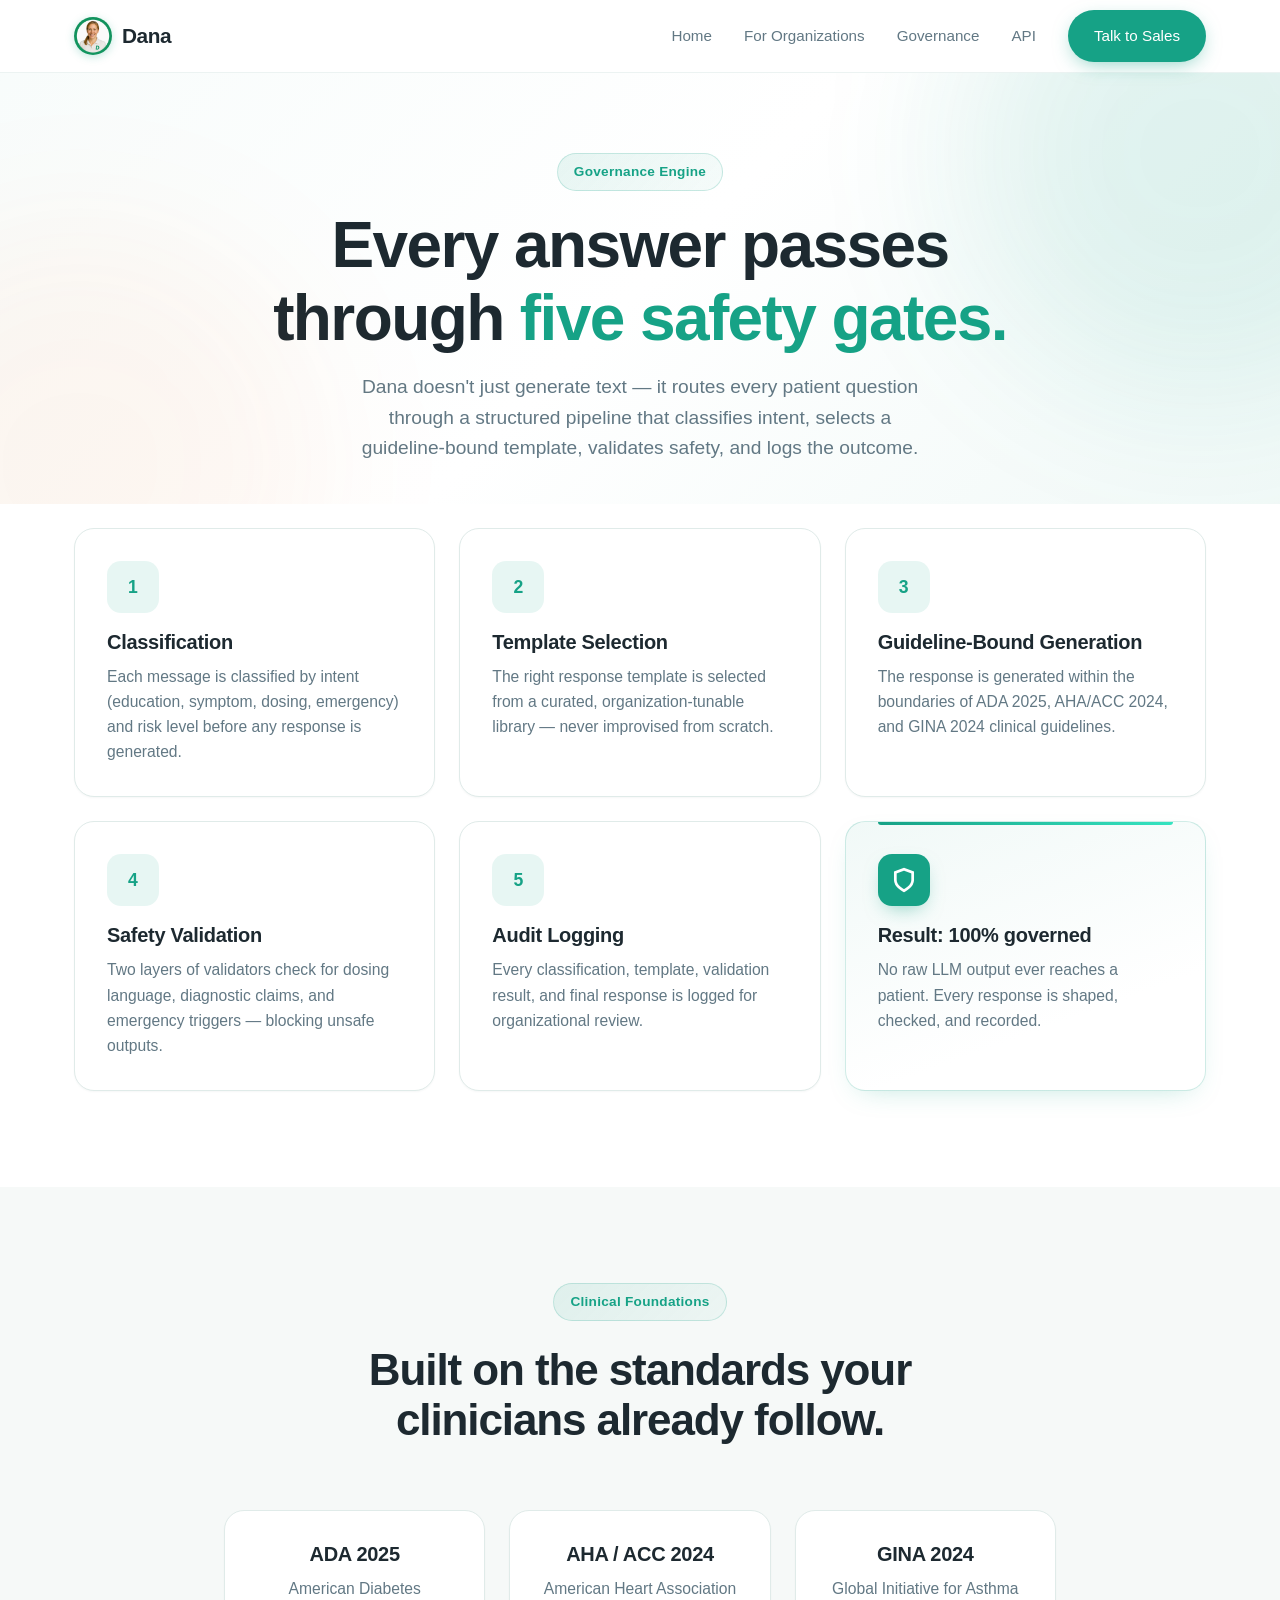
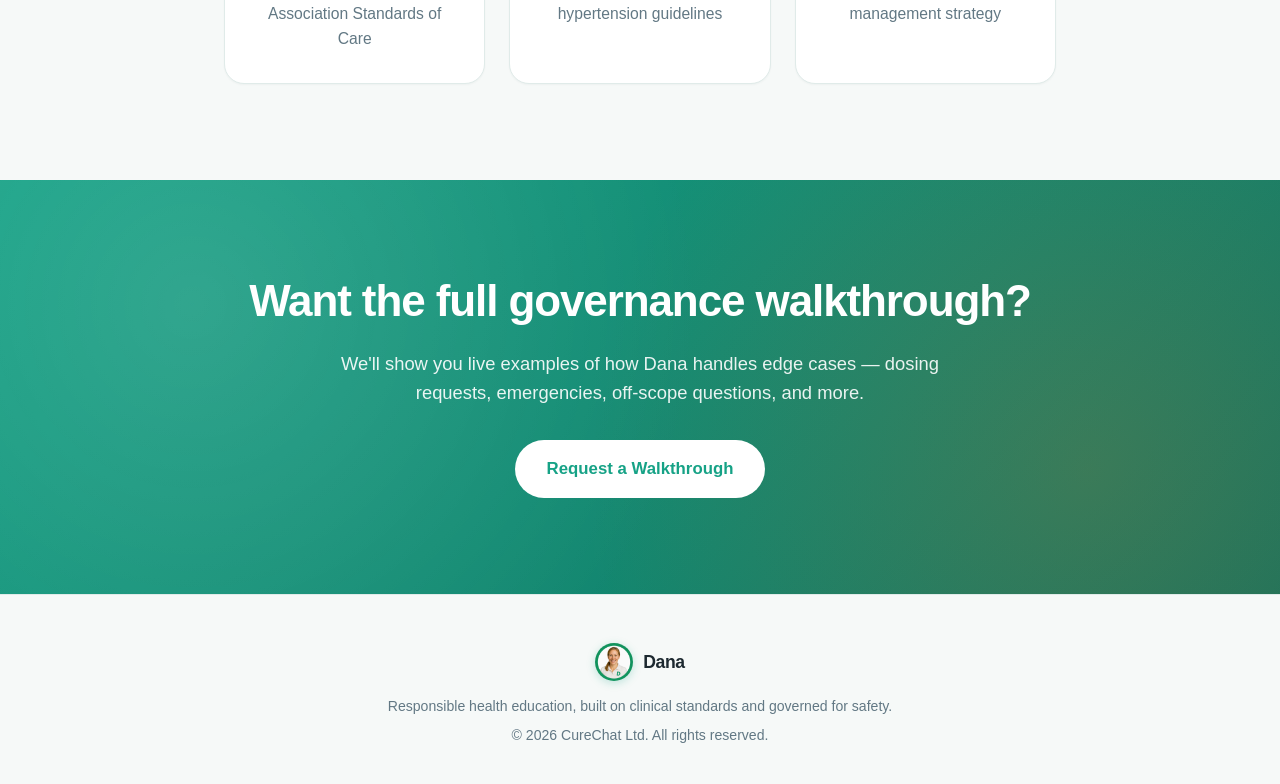
<file: governance.html>
<!doctype html>
<html lang="en" class="scroll-smooth">
<head>
  <meta charset="UTF-8" />
  <meta name="viewport" content="width=device-width, initial-scale=1.0" />
  <title>Governance — How Dana stays safe</title>
  <meta name="description" content="Dana's 5-stage governance pipeline: classification, template selection, response generation, safety validation, and audit logging." />
  <link rel="icon" href="assets/dana-icon.png" type="image/png" />
  <link rel="stylesheet" href="styles.css" />
</head>
<body>

<header class="site-header" id="mobile-nav">
  <div class="container nav mobile-nav">
    <a href="index.html" class="brand">
      <img src="assets/dana-icon.png" alt="Dana logo" width="36" height="36" />
      <span>Dana</span>
    </a>
    <a href="#mobile-nav" class="menu-toggle" aria-label="Open menu">
      <svg viewBox="0 0 24 24" fill="none" stroke="currentColor" stroke-width="2" stroke-linecap="round"><line x1="3" y1="6" x2="21" y2="6"/><line x1="3" y1="12" x2="21" y2="12"/><line x1="3" y1="18" x2="21" y2="18"/></svg>
    </a>
    <nav class="nav-links">
      <a href="#" class="menu-close" aria-label="Close menu">
        <svg viewBox="0 0 24 24" fill="none" stroke="currentColor" stroke-width="2" stroke-linecap="round"><line x1="18" y1="6" x2="6" y2="18"/><line x1="6" y1="6" x2="18" y2="18"/></svg>
      </a>
      <a href="index.html">Home</a>
      <a href="organizations.html">For Organizations</a>
      <a href="governance.html">Governance</a>
      <a href="api.html">API</a>
      <a href="contact.html" class="btn btn-primary">Talk to Sales</a>
    </nav>
  </div>
</header>

<main>
  <section class="hero" style="padding: 80px 0 40px;">
    <div class="container" style="max-width: 820px; text-align: center;">
      <span class="eyebrow">Governance Engine</span>
      <h1>Every answer passes through <span style="color:var(--primary)">five safety gates.</span></h1>
      <p class="lead" style="margin: 0 auto;">
        Dana doesn't just generate text — it routes every patient question through a structured pipeline that
        classifies intent, selects a guideline-bound template, validates safety, and logs the outcome.
      </p>
    </div>
  </section>

  <section style="padding-top: 24px;">
    <div class="container">
      <div class="cards cards-3">
        <div class="card">
          <div class="icon"><span style="font-weight:800;font-size:1.1rem;">1</span></div>
          <h3>Classification</h3>
          <p>Each message is classified by intent (education, symptom, dosing, emergency) and risk level before any response is generated.</p>
        </div>
        <div class="card">
          <div class="icon"><span style="font-weight:800;font-size:1.1rem;">2</span></div>
          <h3>Template Selection</h3>
          <p>The right response template is selected from a curated, organization-tunable library — never improvised from scratch.</p>
        </div>
        <div class="card">
          <div class="icon"><span style="font-weight:800;font-size:1.1rem;">3</span></div>
          <h3>Guideline-Bound Generation</h3>
          <p>The response is generated within the boundaries of ADA 2025, AHA/ACC 2024, and GINA 2024 clinical guidelines.</p>
        </div>
        <div class="card">
          <div class="icon"><span style="font-weight:800;font-size:1.1rem;">4</span></div>
          <h3>Safety Validation</h3>
          <p>Two layers of validators check for dosing language, diagnostic claims, and emergency triggers — blocking unsafe outputs.</p>
        </div>
        <div class="card">
          <div class="icon"><span style="font-weight:800;font-size:1.1rem;">5</span></div>
          <h3>Audit Logging</h3>
          <p>Every classification, template, validation result, and final response is logged for organizational review.</p>
        </div>
        <div class="card card-accent">
          <div class="icon icon-solid"><svg viewBox="0 0 24 24" fill="none" stroke="currentColor" stroke-width="2.5"><path d="M12 22s8-4 8-10V5l-8-3-8 3v7c0 6 8 10 8 10z"/></svg></div>
          <h3>Result: 100% governed</h3>
          <p>No raw LLM output ever reaches a patient. Every response is shaped, checked, and recorded.</p>
        </div>
      </div>
    </div>
  </section>

  <section class="section-muted">
    <div class="container" style="max-width: 880px;">
      <div class="section-head">
        <span class="eyebrow">Clinical Foundations</span>
        <h2>Built on the standards your clinicians already follow.</h2>
      </div>
      <div class="cards cards-3">
        <div class="card text-center"><h3>ADA 2025</h3><p>American Diabetes Association Standards of Care</p></div>
        <div class="card text-center"><h3>AHA / ACC 2024</h3><p>American Heart Association hypertension guidelines</p></div>
        <div class="card text-center"><h3>GINA 2024</h3><p>Global Initiative for Asthma management strategy</p></div>
      </div>
    </div>
  </section>

  <section class="cta-banner">
    <div class="container">
      <h2>Want the full governance walkthrough?</h2>
      <p>We'll show you live examples of how Dana handles edge cases — dosing requests, emergencies, off-scope questions, and more.</p>
      <a href="contact.html" class="btn btn-ghost btn-lg" style="background:#fff;color:var(--primary);">Request a Walkthrough</a>
    </div>
  </section>
</main>

<footer class="site-footer">
  <div class="container">
    <a href="index.html" class="brand">
      <img src="assets/dana-icon.png" alt="Dana logo" width="32" height="32" />
      <span>Dana</span>
    </a>
    <p>Responsible health education, built on clinical standards and governed for safety.</p>
    <p>&copy; 2026 CureChat Ltd. All rights reserved.</p>
  </div>
</footer>
</body>
</html>
</file>
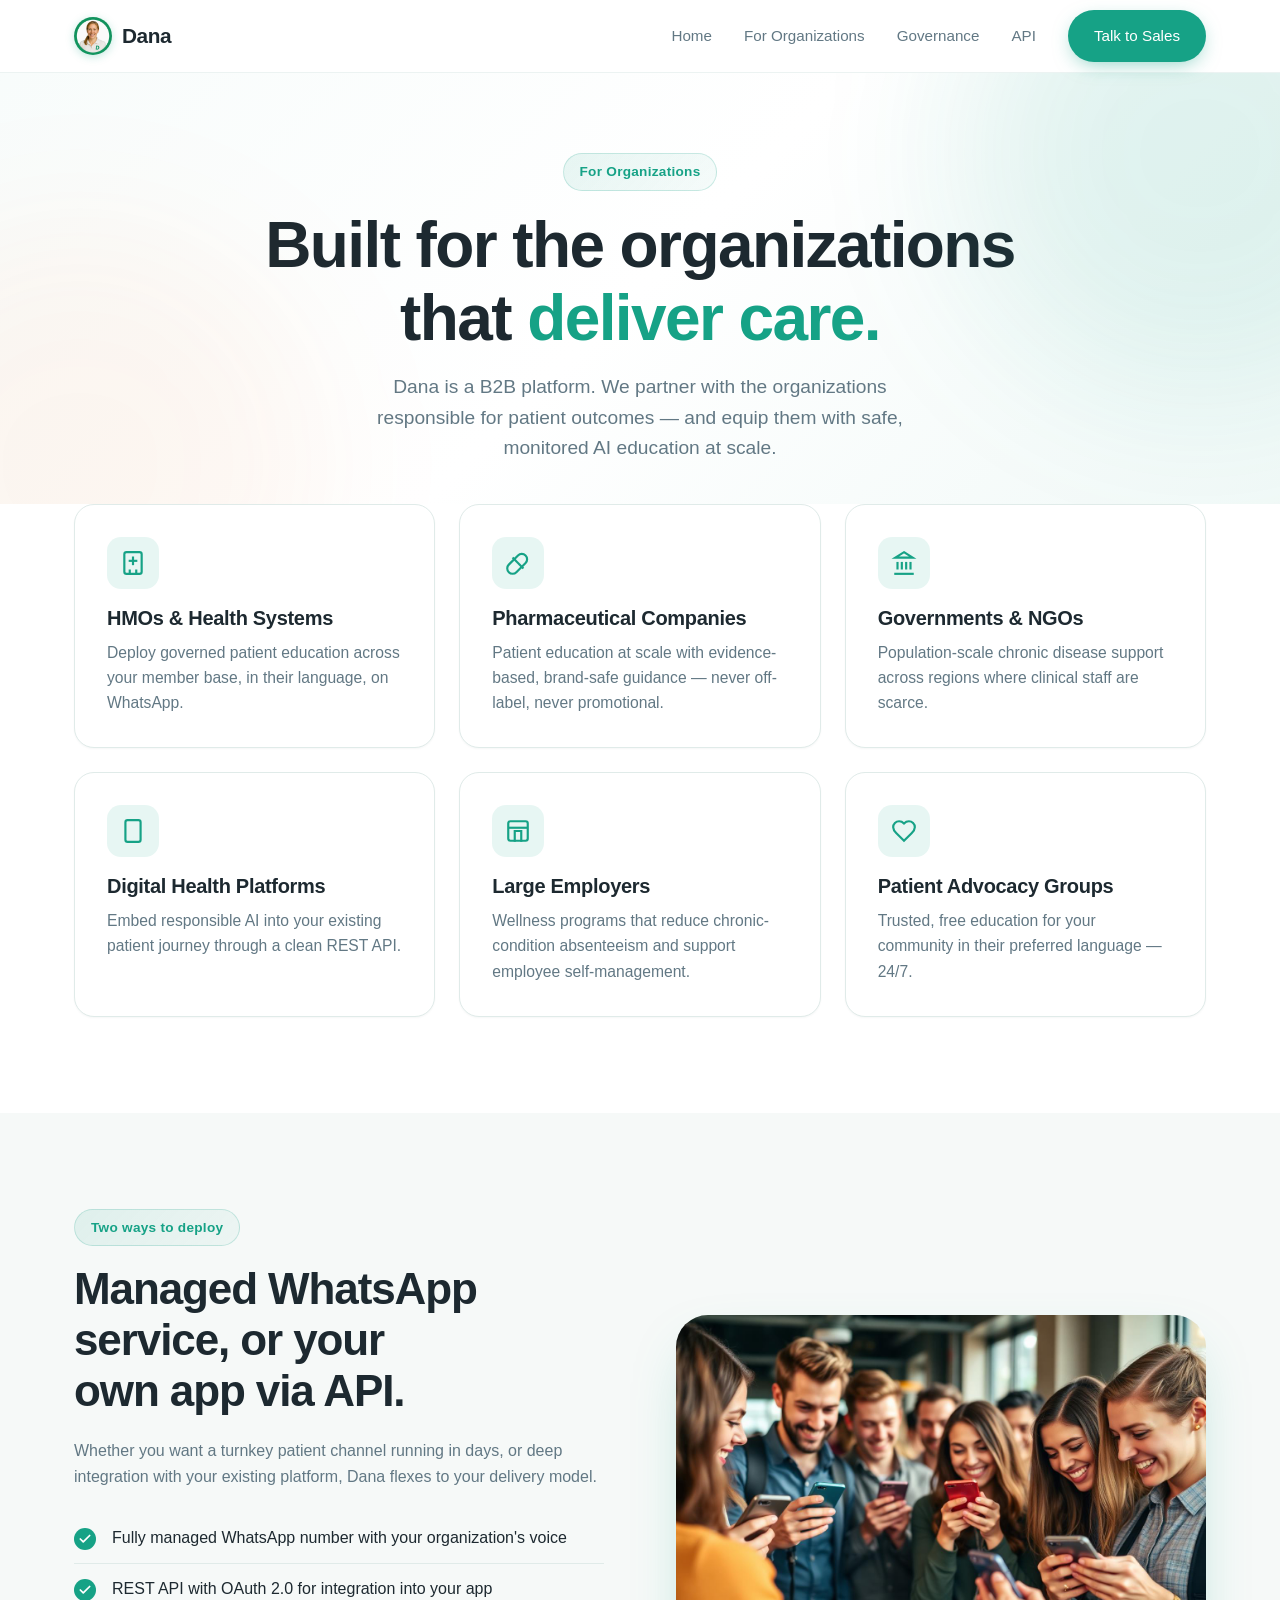
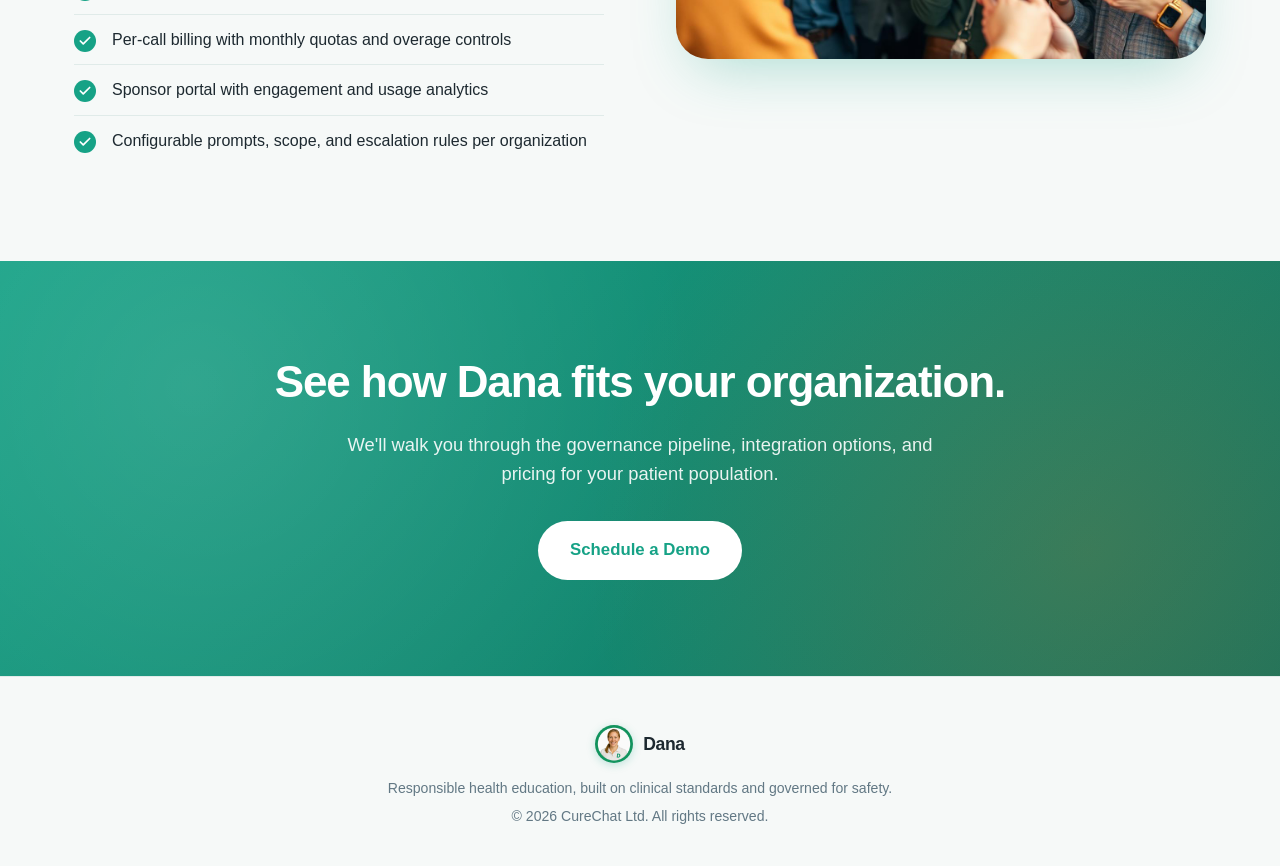
<file: organizations.html>
<!doctype html>
<html lang="en" class="scroll-smooth">
<head>
  <meta charset="UTF-8" />
  <meta name="viewport" content="width=device-width, initial-scale=1.0" />
  <title>For Organizations — Dana</title>
  <meta name="description" content="Dana is built for HMOs, pharma, governments, digital health platforms, and large employers who need governed, scalable patient education." />
  <link rel="icon" href="assets/dana-icon.png" type="image/png" />
  <link rel="stylesheet" href="styles.css" />
</head>
<body>

<header class="site-header" id="mobile-nav">
  <div class="container nav mobile-nav">
    <a href="index.html" class="brand">
      <img src="assets/dana-icon.png" alt="Dana logo" width="36" height="36" />
      <span>Dana</span>
    </a>
    <a href="#mobile-nav" class="menu-toggle" aria-label="Open menu">
      <svg viewBox="0 0 24 24" fill="none" stroke="currentColor" stroke-width="2" stroke-linecap="round"><line x1="3" y1="6" x2="21" y2="6"/><line x1="3" y1="12" x2="21" y2="12"/><line x1="3" y1="18" x2="21" y2="18"/></svg>
    </a>
    <nav class="nav-links">
      <a href="#" class="menu-close" aria-label="Close menu">
        <svg viewBox="0 0 24 24" fill="none" stroke="currentColor" stroke-width="2" stroke-linecap="round"><line x1="18" y1="6" x2="6" y2="18"/><line x1="6" y1="6" x2="18" y2="18"/></svg>
      </a>
      <a href="index.html">Home</a>
      <a href="organizations.html">For Organizations</a>
      <a href="governance.html">Governance</a>
      <a href="api.html">API</a>
      <a href="contact.html" class="btn btn-primary">Talk to Sales</a>
    </nav>
  </div>
</header>

<main>
  <section class="hero" style="padding: 80px 0 40px;">
    <div class="container" style="max-width: 820px; text-align: center;">
      <span class="eyebrow">For Organizations</span>
      <h1>Built for the organizations that <span style="color:var(--primary)">deliver care.</span></h1>
      <p class="lead" style="margin: 0 auto;">
        Dana is a B2B platform. We partner with the organizations responsible for patient outcomes —
        and equip them with safe, monitored AI education at scale.
      </p>
    </div>
  </section>

  <section style="padding-top: 0;">
    <div class="container">
      <div class="cards cards-3">
        <div class="card">
          <div class="icon"><svg viewBox="0 0 24 24" fill="none" stroke="currentColor" stroke-width="2"><rect x="4" y="2" width="16" height="20" rx="2"/><line x1="9" y1="22" x2="9" y2="18"/><line x1="15" y1="22" x2="15" y2="18"/><line x1="12" y1="6" x2="12" y2="14"/><line x1="8" y1="10" x2="16" y2="10"/></svg></div>
          <h3>HMOs &amp; Health Systems</h3>
          <p>Deploy governed patient education across your member base, in their language, on WhatsApp.</p>
        </div>
        <div class="card">
          <div class="icon"><svg viewBox="0 0 24 24" fill="none" stroke="currentColor" stroke-width="2"><path d="M10.5 20.5 19 12a4.95 4.95 0 0 0-7-7L3.5 13.5a4.95 4.95 0 0 0 7 7Z"/><path d="m7 7 10 10"/></svg></div>
          <h3>Pharmaceutical Companies</h3>
          <p>Patient education at scale with evidence-based, brand-safe guidance — never off-label, never promotional.</p>
        </div>
        <div class="card">
          <div class="icon"><svg viewBox="0 0 24 24" fill="none" stroke="currentColor" stroke-width="2"><line x1="3" y1="22" x2="21" y2="22"/><line x1="6" y1="18" x2="6" y2="11"/><line x1="10" y1="18" x2="10" y2="11"/><line x1="14" y1="18" x2="14" y2="11"/><line x1="18" y1="18" x2="18" y2="11"/><polygon points="12 2 20 7 4 7 12 2"/></svg></div>
          <h3>Governments &amp; NGOs</h3>
          <p>Population-scale chronic disease support across regions where clinical staff are scarce.</p>
        </div>
        <div class="card">
          <div class="icon"><svg viewBox="0 0 24 24" fill="none" stroke="currentColor" stroke-width="2"><rect x="5" y="2" width="14" height="20" rx="2"/><line x1="12" y1="18" x2="12.01" y2="18"/></svg></div>
          <h3>Digital Health Platforms</h3>
          <p>Embed responsible AI into your existing patient journey through a clean REST API.</p>
        </div>
        <div class="card">
          <div class="icon"><svg viewBox="0 0 24 24" fill="none" stroke="currentColor" stroke-width="2"><rect x="3" y="3" width="18" height="18" rx="2"/><path d="M9 22V12h6v10"/><path d="M3 9h18"/></svg></div>
          <h3>Large Employers</h3>
          <p>Wellness programs that reduce chronic-condition absenteeism and support employee self-management.</p>
        </div>
        <div class="card">
          <div class="icon"><svg viewBox="0 0 24 24" fill="none" stroke="currentColor" stroke-width="2"><path d="M19 14c1.49-1.46 3-3.21 3-5.5A5.5 5.5 0 0 0 16.5 3c-1.76 0-3 .5-4.5 2-1.5-1.5-2.74-2-4.5-2A5.5 5.5 0 0 0 2 8.5c0 2.29 1.51 4.04 3 5.5l7 7Z"/></svg></div>
          <h3>Patient Advocacy Groups</h3>
          <p>Trusted, free education for your community in their preferred language — 24/7.</p>
        </div>
      </div>
    </div>
  </section>

  <section class="section-muted">
    <div class="container split">
      <div>
        <span class="eyebrow">Two ways to deploy</span>
        <h2>Managed WhatsApp service, or your own app via API.</h2>
        <p>Whether you want a turnkey patient channel running in days, or deep integration with your existing platform, Dana flexes to your delivery model.</p>
        <ul class="check-list">
          <li>Fully managed WhatsApp number with your organization's voice</li>
          <li>REST API with OAuth 2.0 for integration into your app</li>
          <li>Per-call billing with monthly quotas and overage controls</li>
          <li>Sponsor portal with engagement and usage analytics</li>
          <li>Configurable prompts, scope, and escalation rules per organization</li>
        </ul>
      </div>
      <img src="assets/patients.jpg" alt="People using the Dana service on their phones" loading="lazy" />
    </div>
  </section>

  <section class="cta-banner">
    <div class="container">
      <h2>See how Dana fits your organization.</h2>
      <p>We'll walk you through the governance pipeline, integration options, and pricing for your patient population.</p>
      <a href="contact.html" class="btn btn-ghost btn-lg" style="background:#fff;color:var(--primary);">Schedule a Demo</a>
    </div>
  </section>
</main>

<footer class="site-footer">
  <div class="container">
    <a href="index.html" class="brand">
      <img src="assets/dana-icon.png" alt="Dana logo" width="32" height="32" />
      <span>Dana</span>
    </a>
    <p>Responsible health education, built on clinical standards and governed for safety.</p>
    <p>&copy; 2026 CureChat Ltd. All rights reserved.</p>
  </div>
</footer>
</body>
</html>
</file>
<file: styles.css>
/* ============================================================
   Dana — Marketing Site Stylesheet (v2, matches in-app aesthetic)
   Brand: Primary teal #169B80 (HSL 168 76% 36%), Accent orange #F97316
   Mobile-first, no JS, no external requests, no CDN fonts.
   ============================================================ */

:root {
  --primary: hsl(168, 76%, 36%);
  --primary-dark: hsl(168, 76%, 26%);
  --primary-soft: hsl(168, 40%, 96%);
  --primary-10: hsla(168, 76%, 36%, .10);
  --primary-20: hsla(168, 76%, 36%, .20);

  --accent: hsl(24, 95%, 53%);
  --accent-10: hsla(24, 95%, 53%, .10);

  --whatsapp: hsl(142, 70%, 49%);
  --wa-header: #075E54;
  --wa-bg: #ECE5DD;
  --wa-out: #DCF8C6;

  --destructive: hsl(0, 75%, 55%);
  --destructive-10: hsla(0, 75%, 55%, .10);
  --destructive-30: hsla(0, 75%, 55%, .30);

  --emerald: hsl(160, 70%, 38%);
  --amber: hsl(38, 92%, 50%);
  --blue: hsl(214, 90%, 55%);

  --bg: #FFFFFF;
  --bg-muted: hsl(168, 20%, 97%);
  --bg-soft: hsl(168, 40%, 98%);
  --fg: hsl(200, 25%, 15%);
  --fg-muted: hsl(200, 15%, 45%);
  --border: hsl(168, 20%, 90%);
  --border-strong: hsl(168, 20%, 80%);

  --warning-bg: hsl(48, 96%, 89%);
  --warning-fg: hsl(28, 80%, 40%);

  --radius-sm: 10px;
  --radius: 14px;
  --radius-lg: 20px;
  --radius-xl: 32px;

  --shadow-sm: 0 1px 2px hsla(200, 25%, 15%, .06);
  --shadow: 0 8px 24px -10px hsla(200, 25%, 15%, .18);
  --shadow-lg: 0 24px 60px -20px hsla(168, 76%, 36%, .35);
  --shadow-xl: 0 40px 80px -20px hsla(200, 25%, 15%, .25);

  --container: 1180px;
  --font: -apple-system, BlinkMacSystemFont, "Segoe UI", "SF Pro Display", Roboto, "Helvetica Neue", Arial, sans-serif;

  --gradient-hero: linear-gradient(135deg, var(--bg-soft) 0%, var(--bg) 50%, var(--primary-soft) 100%);
  --gradient-primary: linear-gradient(135deg, var(--primary) 0%, var(--primary-dark) 100%);
  --gradient-text: linear-gradient(135deg, hsl(168, 78%, 22%) 0%, hsl(168, 76%, 36%) 100%);
}

* { box-sizing: border-box; min-width: 0; }
html, body { max-width: 100%; overflow-x: hidden; }
html { scroll-behavior: smooth; -webkit-text-size-adjust: 100%; }
body {
  margin: 0;
  font-family: var(--font);
  color: var(--fg);
  background: var(--bg);
  line-height: 1.6;
  font-size: 16px;
  -webkit-font-smoothing: antialiased;
  text-rendering: optimizeLegibility;
}
main { overflow-x: clip; }
::selection { background: var(--primary-20); color: var(--fg); }
:focus-visible { outline: 2px solid var(--primary); outline-offset: 3px; border-radius: 6px; }
img { max-width: 100%; display: block; }
a { color: var(--primary); text-decoration: none; transition: color .15s ease; }
a:hover { color: var(--primary-dark); }

h1, h2, h3, h4 {
  line-height: 1.15; margin: 0 0 .5em; color: var(--fg);
  letter-spacing: -.025em; font-weight: 800;
}
h1 { font-size: clamp(2.4rem, 5.5vw, 4rem); }
h2 { font-size: clamp(1.85rem, 3.8vw, 2.75rem); font-weight: 700; }
h3 { font-size: 1.25rem; font-weight: 700; letter-spacing: -.015em; }
p { margin: 0 0 1em; color: var(--fg-muted); }
blockquote { margin: 0; }

.container { max-width: var(--container); margin: 0 auto; padding: 0 24px; }

/* Header */
.site-header {
  position: sticky; top: 0; z-index: 50;
  background: hsla(0, 0%, 100%, .8);
  backdrop-filter: saturate(180%) blur(14px);
  -webkit-backdrop-filter: saturate(180%) blur(14px);
  border-bottom: 1px solid hsla(168, 20%, 90%, .6);
}
.nav { display: flex; align-items: center; justify-content: space-between; height: 72px; }
.brand { display: flex; align-items: center; gap: 10px; font-weight: 800; font-size: 1.3rem; color: var(--fg); letter-spacing: -.02em; }
.brand img { width: 38px; height: 38px; border-radius: 50%; box-shadow: 0 2px 8px hsla(168, 76%, 36%, .25); }
.nav-links { display: flex; align-items: center; gap: 32px; }
.nav-links a { color: var(--fg-muted); font-weight: 500; font-size: .95rem; }
.nav-links a:hover { color: var(--fg); }
.nav-links a.active { color: var(--primary); }

/* Buttons */
.btn {
  display: inline-flex; align-items: center; justify-content: center; gap: 10px;
  padding: 14px 26px; border-radius: 999px;
  font-weight: 600; font-size: 1rem; font-family: inherit;
  border: none; cursor: pointer; white-space: nowrap;
  transition: transform .18s ease, box-shadow .25s ease, background .2s ease, color .2s ease;
}
.btn svg { width: 18px; height: 18px; }
.btn-primary, a.btn-primary, .nav-links a.btn-primary { background: var(--primary); color: #fff; box-shadow: 0 6px 20px -6px hsla(168, 76%, 36%, .55); }
.btn-primary:hover, a.btn-primary:hover, .nav-links a.btn-primary:hover { background: var(--primary-dark); color: #fff; transform: translateY(-2px); box-shadow: 0 14px 30px -10px hsla(168, 76%, 36%, .65); }
.btn-outline { background: transparent; color: var(--fg); border: 1.5px solid var(--border-strong); }
.btn-outline:hover { background: var(--bg-muted); color: var(--fg); border-color: var(--primary); }
.btn-whatsapp { background: var(--whatsapp); color: #fff; box-shadow: 0 6px 20px -6px hsla(142, 70%, 49%, .5); }
.btn-whatsapp:hover { background: hsl(142, 70%, 42%); color: #fff; transform: translateY(-2px); }
.btn-on-dark { background: #fff; color: var(--primary); }
.btn-on-dark:hover { background: var(--primary-soft); color: var(--primary-dark); transform: translateY(-2px); }
.btn-ghost-on-dark { background: hsla(0, 0%, 100%, .12); color: #fff; border: 1px solid hsla(0, 0%, 100%, .25); }
.btn-ghost-on-dark:hover { background: hsla(0, 0%, 100%, .22); color: #fff; }
.btn-lg { padding: 16px 32px; font-size: 1.05rem; }

/* Sections */
section { padding: 96px 0; }
.section-muted { background: var(--bg-muted); }
.section-soft { background: var(--bg-soft); }
.section-head { text-align: center; max-width: 760px; margin: 0 auto 56px; }
.section-head p { font-size: 1.15rem; color: var(--fg-muted); }

.eyebrow {
  display: inline-block;
  background: var(--primary-10); color: var(--primary);
  padding: 7px 16px; border-radius: 999px;
  font-size: .85rem; font-weight: 600; letter-spacing: .02em;
  margin-bottom: 18px;
}

.text-gradient {
  background: var(--gradient-text);
  -webkit-background-clip: text; background-clip: text;
  -webkit-text-fill-color: transparent; color: transparent;
}

/* Hero */
.hero {
  position: relative; overflow: hidden;
  padding: 24px 0 88px;
  background: var(--gradient-hero);
}
.hero::before, .hero::after {
  content: ""; position: absolute; width: 480px; height: 480px;
  border-radius: 50%; filter: blur(80px); pointer-events: none; opacity: .55;
}
.hero::before { top: -160px; right: -160px; background: var(--primary-20); }
.hero::after { bottom: -200px; left: -160px; background: var(--accent-10); }

.hero-grid { position: relative; display: grid; grid-template-columns: 1fr; gap: 56px; align-items: center; }
.hero-pill {
  display: inline-flex; align-items: center; gap: 8px;
  background: var(--primary-10); color: var(--primary);
  padding: 8px 16px; border-radius: 999px;
  font-size: .9rem; font-weight: 600; margin-bottom: 20px;
}
.hero-pill svg { width: 16px; height: 16px; }
.hero h1 { margin-bottom: 16px; }
.hero h1 .sub {
  display: block; font-size: clamp(1.4rem, 2.8vw, 2rem);
  margin-top: 10px; font-weight: 600; color: var(--fg-muted);
  letter-spacing: -.015em;
}
.hero p.lead { font-size: 1.2rem; color: var(--fg-muted); max-width: 560px; margin-bottom: 0; }

.condition-pills { display: flex; flex-wrap: wrap; gap: 10px; margin-top: 28px; }
.condition-pill {
  display: inline-flex; align-items: center; gap: 8px;
  background: var(--bg); border: 1px solid var(--border);
  padding: 8px 16px; border-radius: 999px;
  font-size: .9rem; font-weight: 500; color: var(--fg);
  box-shadow: var(--shadow-sm);
}
.condition-pill svg { width: 16px; height: 16px; color: var(--primary); }

.hero-cta { display: flex; flex-wrap: wrap; gap: 14px; margin-top: 32px; }
.hero-trust {
  margin-top: 28px; display: flex; flex-wrap: wrap; gap: 22px;
  font-size: .9rem; color: var(--fg-muted);
}
.hero-trust span { display: inline-flex; align-items: center; gap: 8px; }
.hero-trust svg { width: 18px; height: 18px; color: var(--primary); }

.api-link {
  display: inline-flex; align-items: center; gap: 8px; margin-top: 24px;
  font-size: .9rem; color: var(--fg-muted);
}
.api-link svg { width: 16px; height: 16px; }
.api-link:hover { color: var(--primary); }

/* Phone */
.phone-wrap { position: relative; max-width: 360px; margin: 0 auto; }
.phone-wrap.float { animation: float 6s ease-in-out infinite; }
@keyframes float {
  0%, 100% { transform: translateY(0); }
  50% { transform: translateY(-12px); }
}
.phone {
  background: var(--fg); border-radius: 42px; padding: 12px;
  box-shadow: var(--shadow-xl), 0 0 0 1px hsla(200, 25%, 15%, .08);
}
.phone-screen { background: var(--bg); border-radius: 32px; overflow: hidden; }
.wa-header {
  background: var(--wa-header); padding: 14px 16px;
  display: flex; align-items: center; gap: 12px;
}
.wa-avatar {
  width: 40px; height: 40px; border-radius: 50%;
  background: hsla(0, 0%, 100%, .15); display: flex; align-items: center; justify-content: center;
}
.wa-avatar img { width: 34px; height: 34px; border-radius: 50%; }
.wa-name { color: #fff; font-weight: 600; font-size: .9rem; margin: 0; }
.wa-sub { color: hsla(0, 0%, 100%, .75); font-size: .72rem; margin: 0; }
.wa-chat { background: var(--wa-bg); padding: 14px; min-height: 340px; display: flex; flex-direction: column; gap: 8px; }
.wa-bubble {
  padding: 8px 12px; border-radius: 10px; max-width: 82%;
  box-shadow: 0 1px 1px hsla(0, 0%, 0%, .08); font-size: .85rem; color: #1f2937; line-height: 1.45;
}
.wa-bubble.out { background: var(--wa-out); align-self: flex-end; border-top-right-radius: 2px; }
.wa-bubble.in  { background: #fff; align-self: flex-start; border-top-left-radius: 2px; }
.wa-time { display: block; font-size: .65rem; color: #6b7280; text-align: right; margin-top: 3px; }
.wa-typing { display: inline-flex; gap: 4px; padding: 4px 0; }
.wa-typing span {
  width: 7px; height: 7px; border-radius: 50%; background: #9ca3af;
  animation: typing 1.2s infinite ease-in-out;
}
.wa-typing span:nth-child(2) { animation-delay: .15s; }
.wa-typing span:nth-child(3) { animation-delay: .3s; }
@keyframes typing {
  0%, 60%, 100% { transform: translateY(0); opacity: .5; }
  30% { transform: translateY(-4px); opacity: 1; }
}

.phone-badge {
  position: absolute; background: var(--bg); border: 1px solid var(--border);
  border-radius: 12px; padding: 10px 14px; box-shadow: var(--shadow);
  display: flex; align-items: center; gap: 8px; font-size: .8rem; font-weight: 600; color: var(--fg);
}
.phone-badge svg { width: 16px; height: 16px; color: var(--primary); }
.phone-badge.tl { top: -14px; right: -14px; }
.phone-badge.bl { bottom: -14px; left: -14px; }

@media (min-width: 960px) {
  .hero-grid { grid-template-columns: 1.05fr .95fr; gap: 64px; }
}

/* Stats strip */
.stats {
  background: var(--gradient-primary); color: #fff;
  padding: 56px 0; position: relative; overflow: hidden;
}
.stats::before {
  content: ""; position: absolute; inset: 0;
  background: radial-gradient(circle at 20% 50%, hsla(0,0%,100%,.12), transparent 50%);
  pointer-events: none;
}
.stats-grid {
  position: relative;
  display: grid; grid-template-columns: repeat(2, 1fr);
  gap: 32px 16px; text-align: center;
}
.stat-icon { display: inline-flex; opacity: .85; margin-bottom: 6px; }
.stat-icon svg { width: 28px; height: 28px; }
.stat-value { font-size: clamp(1.9rem, 4vw, 2.7rem); font-weight: 800; line-height: 1.05; letter-spacing: -.02em; }
.stat-label { font-size: .9rem; opacity: .85; margin-top: 4px; }
@media (min-width: 720px) { .stats-grid { grid-template-columns: repeat(5, 1fr); } }

/* Citation stats */
.cite-grid { display: grid; grid-template-columns: repeat(2, 1fr); gap: 16px; margin-bottom: 16px; }
@media (min-width: 720px) { .cite-grid { grid-template-columns: repeat(4, 1fr); gap: 24px; } }
.cite-card {
  background: var(--bg); border: 1px solid var(--border); border-radius: var(--radius);
  padding: 22px 18px; text-align: center; transition: box-shadow .25s, transform .25s;
}
.cite-card:hover { box-shadow: var(--shadow); transform: translateY(-2px); }
.cite-value { color: var(--primary); font-size: clamp(1.6rem, 3vw, 2.1rem); font-weight: 800; margin-bottom: 4px; letter-spacing: -.02em; }
.cite-label { font-size: .82rem; color: var(--fg-muted); line-height: 1.4; }
.cite-source { text-align: center; font-size: .78rem; color: var(--fg-muted); margin-top: 8px; opacity: .8; }

/* Problem cards */
.problem-grid { display: grid; grid-template-columns: 1fr; gap: 24px; }
@media (min-width: 880px) { .problem-grid { grid-template-columns: repeat(3, 1fr); } }
.problem-card {
  background: var(--bg); border: 1px solid var(--border); border-radius: var(--radius-lg);
  padding: 32px; transition: box-shadow .25s, transform .25s, border-color .25s;
}
.problem-card:hover { box-shadow: var(--shadow); transform: translateY(-3px); border-color: var(--border-strong); }
.problem-icon {
  width: 56px; height: 56px; border-radius: 14px;
  display: inline-flex; align-items: center; justify-content: center; margin-bottom: 20px;
}
.problem-icon svg { width: 28px; height: 28px; }
.problem-icon.blue { background: hsla(214, 90%, 55%, .1); color: var(--blue); }
.problem-icon.amber { background: hsla(38, 92%, 50%, .1); color: var(--amber); }
.problem-icon.emerald { background: hsla(160, 70%, 38%, .1); color: var(--emerald); }
.problem-card h3 { margin-bottom: 16px; }
.problem-card ul { list-style: none; padding: 0; margin: 0; }
.problem-card li {
  display: flex; gap: 12px; padding: 7px 0; color: var(--fg-muted); font-size: .95rem;
}
.problem-card li::before {
  content: ""; width: 6px; height: 6px; border-radius: 50%;
  margin-top: 10px; flex-shrink: 0; background: var(--fg-muted);
}
.problem-card.blue li::before { background: var(--blue); }
.problem-card.amber li::before { background: var(--amber); }
.problem-card.emerald li::before { background: var(--emerald); }

/* Purpose */
.purpose {
  background: var(--primary-10);
  border: 1px solid var(--primary-20);
  border-radius: var(--radius-xl);
  padding: 48px 32px; text-align: center; margin-top: 56px;
}
.purpose-tag {
  display: inline-flex; align-items: center; gap: 8px;
  color: var(--primary); font-weight: 600; font-size: .9rem; margin-bottom: 16px;
}
.purpose-tag svg { width: 18px; height: 18px; }
.purpose blockquote {
  font-size: clamp(1.2rem, 2.4vw, 1.55rem);
  font-weight: 500; line-height: 1.45;
  color: var(--fg); max-width: 820px; margin: 0 auto 16px;
  letter-spacing: -.01em;
}
.purpose .by { font-size: .9rem; color: var(--fg-muted); margin: 0; }
.purpose .by strong { color: var(--fg); }

/* Case study */
.case-study {
  background: var(--gradient-primary); color: #fff;
  border-radius: var(--radius-xl); padding: 56px;
  box-shadow: var(--shadow-lg); position: relative; overflow: hidden;
}
.case-study::before {
  content: ""; position: absolute; top: -100px; right: -100px;
  width: 320px; height: 320px; border-radius: 50%;
  background: hsla(0, 0%, 100%, .08); pointer-events: none;
}
.case-study .eyebrow { background: hsla(0,0%,100%,.2); color: #fff; }
.case-study h2, .case-study p { color: #fff; position: relative; }
.case-study p { color: hsla(0, 0%, 100%, .9); font-size: 1.1rem; max-width: 640px; }
.case-grid { position: relative; display: grid; grid-template-columns: 1fr; gap: 18px; margin-top: 36px; }
@media (min-width: 720px) { .case-grid { grid-template-columns: repeat(3, 1fr); } }
.case-stat {
  background: hsla(0, 0%, 100%, .12); padding: 22px;
  border-radius: var(--radius); border: 1px solid hsla(0, 0%, 100%, .18);
  backdrop-filter: blur(6px);
}
.case-stat .v { font-size: 1.9rem; font-weight: 800; letter-spacing: -.02em; }
.case-stat .l { font-size: .85rem; opacity: .85; margin-top: 2px; }

/* AI comparison */
.q-card {
  max-width: 760px; margin: 0 auto 32px;
  background: var(--bg); border: 1px solid var(--border); border-radius: var(--radius);
  padding: 24px; text-align: center; box-shadow: var(--shadow-sm);
}
.q-card-label {
  display: inline-flex; align-items: center; gap: 8px;
  color: var(--primary); font-size: .85rem; font-weight: 600; margin-bottom: 8px;
}
.q-card-label svg { width: 16px; height: 16px; }
.q-card p { font-size: 1.15rem; color: var(--fg); font-weight: 500; margin: 0; font-style: italic; }

.compare-grid { display: grid; grid-template-columns: 1fr; gap: 24px; max-width: 1040px; margin: 0 auto; }
@media (min-width: 880px) { .compare-grid { grid-template-columns: 1fr 1fr; gap: 28px; } }
.compare-col {
  background: var(--bg); border-radius: var(--radius-lg); overflow: hidden;
  border: 2px solid var(--border); transition: transform .25s, box-shadow .25s;
}
.compare-col:hover { transform: translateY(-3px); box-shadow: var(--shadow); }
.compare-col.bad { border-color: var(--destructive-30); }
.compare-col.good { border-color: hsla(160, 70%, 38%, .35); }
.compare-head { padding: 18px 22px; display: flex; align-items: center; gap: 14px; }
.compare-col.bad .compare-head { background: var(--destructive-10); }
.compare-col.good .compare-head { background: hsla(160, 70%, 38%, .1); }
.compare-head-icon {
  width: 42px; height: 42px; border-radius: 50%;
  display: flex; align-items: center; justify-content: center;
}
.compare-col.bad .compare-head-icon { background: hsla(0, 75%, 55%, .18); color: var(--destructive); }
.compare-col.good .compare-head-icon { background: hsla(160, 70%, 38%, .18); color: var(--emerald); }
.compare-head-icon svg { width: 20px; height: 20px; }
.compare-head h3 { margin: 0; font-size: 1.05rem; }
.compare-head p { margin: 0; font-size: .78rem; color: var(--fg-muted); }
.compare-body { padding: 22px; }
.compare-quote {
  background: var(--bg-muted); padding: 16px; border-radius: var(--radius-sm);
  font-size: .92rem; line-height: 1.55; color: var(--fg); margin-bottom: 18px;
}
.compare-col.bad .compare-quote { border-left: 3px solid var(--destructive); }
.compare-col.good .compare-quote { border-left: 3px solid var(--emerald); }
.compare-list { list-style: none; padding: 0; margin: 0; display: flex; flex-direction: column; gap: 10px; }
.compare-list li { display: flex; gap: 10px; color: var(--fg-muted); font-size: .92rem; align-items: flex-start; }
.compare-list svg { width: 16px; height: 16px; flex-shrink: 0; margin-top: 3px; }
.compare-col.bad .compare-list svg { color: var(--destructive); }
.compare-col.good .compare-list svg { color: var(--emerald); }

/* Trust */
.alert-banner {
  display: inline-flex; align-items: center; gap: 8px;
  background: var(--warning-bg); color: var(--warning-fg);
  padding: 8px 16px; border-radius: 999px;
  font-size: .85rem; font-weight: 600; margin-bottom: 18px;
}
.alert-banner svg { width: 16px; height: 16px; }
.disclaimer {
  background: var(--bg); border: 1px solid var(--border); border-radius: var(--radius);
  padding: 24px; text-align: center; font-size: .92rem; color: var(--fg-muted);
}
.disclaimer strong { color: var(--fg); }

/* CTA banner */
.cta-banner {
  background: var(--gradient-primary); color: #fff;
  text-align: center; position: relative; overflow: hidden;
}
.cta-banner::before {
  content: ""; position: absolute; inset: 0;
  background:
    radial-gradient(circle at 15% 30%, hsla(0,0%,100%,.12), transparent 45%),
    radial-gradient(circle at 85% 70%, hsla(24,95%,53%,.18), transparent 45%);
  pointer-events: none;
}
.cta-banner > .container { position: relative; }
.cta-banner h2 { color: #fff; }
.cta-banner p { color: hsla(0, 0%, 100%, .9); font-size: 1.15rem; max-width: 620px; margin: 0 auto 32px; }

/* Footer */
.site-footer {
  background: var(--bg-muted); border-top: 1px solid var(--border);
  padding: 56px 0 32px; text-align: center;
}
.site-footer .brand { justify-content: center; margin-bottom: 14px; }
.site-footer p { font-size: .88rem; margin: 6px 0; }

/* Mobile nav */
.menu-toggle, .menu-close { display: none; }
@media (max-width: 820px) {
  .nav { position: relative; }
  .nav-links {
    position: fixed;
    top: 0; left: 0; right: 0; bottom: 0;
    width: 100%; height: 100vh; height: 100dvh;
    background: #ffffff;
    flex-direction: column; justify-content: center; align-items: center; gap: 24px;
    transform: translateX(100%); transition: transform .28s ease;
    z-index: 100; font-size: 1.2rem; padding: 32px;
    box-shadow: -20px 0 60px hsla(200, 25%, 15%, .08);
  }
  .nav-links a { color: var(--fg); padding: 6px 12px; }
  .nav-links a.active { color: var(--primary); }
  .nav-links a.btn-primary { margin-top: 8px; padding: 14px 28px; }
  /* Open when header (#mobile-nav) is :target */
  #mobile-nav:target .nav-links,
  .mobile-nav:target .nav-links { transform: translateX(0); }
  .menu-toggle, .menu-close {
    display: inline-flex; align-items: center; justify-content: center;
    width: 44px; height: 44px; border-radius: 12px; color: var(--fg); background: transparent;
    border: 1px solid var(--border);
  }
  .menu-close {
    position: fixed; top: 16px; right: 16px; z-index: 101;
    background: var(--bg-muted); border-color: var(--border);
  }
  .menu-toggle svg, .menu-close svg { width: 24px; height: 24px; }

  /* Tighter section rhythm on mobile */
  section { padding: 56px 0; }
  .hero { padding: 12px 0 44px; }
  .container { padding: 0 18px; }
  .case-study { padding: 32px 22px; border-radius: var(--radius-lg); }
  .case-study .case-grid { gap: 14px; }
  .stats { padding: 40px 0; }
  .stats-grid { gap: 24px 12px; }
  .section-head { margin-bottom: 32px; }
  .phone-badge.tl { top: -10px; right: 6px; }
  .phone-badge.bl { bottom: -10px; left: 6px; }
  .hero-cta .btn { width: 100%; }
  .hero-trust { gap: 14px 18px; }
  .hero-pill { margin-bottom: 14px; }
  .site-header .nav { height: 64px; }
  .phone-wrap { max-width: 320px; }
}
@media (max-width: 480px) {
  h1 { font-size: clamp(2rem, 8vw, 2.6rem); }
  .btn { padding: 12px 22px; font-size: .95rem; }
  .btn-lg { padding: 14px 26px; font-size: 1rem; }
}

/* Split */
.split { display: grid; grid-template-columns: 1fr; gap: 48px; align-items: center; }
@media (min-width: 960px) { .split { grid-template-columns: 1fr 1fr; gap: 72px; } }
.split img { border-radius: var(--radius-xl); box-shadow: var(--shadow-lg); }

/* Check list */
.check-list { list-style: none; padding: 0; margin: 24px 0 0; }
.check-list li {
  position: relative; padding: 12px 0 12px 38px; color: var(--fg); font-size: 1rem;
  border-bottom: 1px solid var(--border);
}
.check-list li:last-child { border-bottom: none; }
.check-list li::before {
  content: ""; position: absolute; left: 0; top: 15px;
  width: 22px; height: 22px; border-radius: 50%;
  background: var(--primary) url("data:image/svg+xml;utf8,<svg xmlns='http://www.w3.org/2000/svg' viewBox='0 0 24 24' fill='none' stroke='white' stroke-width='3' stroke-linecap='round' stroke-linejoin='round'><polyline points='20 6 9 17 4 12'/></svg>") center/14px no-repeat;
}

/* Feature cards */
.cards { display: grid; grid-template-columns: 1fr; gap: 24px; }
@media (min-width: 680px) { .cards { grid-template-columns: repeat(2, 1fr); } }
@media (min-width: 980px) { .cards.cards-3 { grid-template-columns: repeat(3, 1fr); } }
.card {
  position: relative;
  background: var(--bg); border: 1px solid var(--border);
  border-radius: var(--radius-lg); padding: 32px;
  transition: transform .25s ease, box-shadow .25s ease, border-color .25s;
}
.card:hover { transform: translateY(-4px); box-shadow: var(--shadow-lg); border-color: var(--primary-20); }
.card .icon {
  width: 52px; height: 52px; border-radius: 14px;
  background: var(--primary-10); color: var(--primary);
  display: inline-flex; align-items: center; justify-content: center;
  margin-bottom: 18px;
}
.card .icon.icon-solid { background: var(--primary); color: #fff; box-shadow: 0 8px 20px -8px hsla(168, 76%, 36%, .55); }
.card .icon svg { width: 26px; height: 26px; }
.card h3 { margin-bottom: 10px; }
.card p { margin: 0; font-size: .98rem; }

/* Accent card variant — used as a "result/conclusion" card */
.card.card-accent {
  background: linear-gradient(160deg, var(--primary-soft) 0%, #fff 70%);
  border-color: var(--primary-20);
  box-shadow: 0 10px 30px -16px hsla(168, 76%, 36%, .35);
}
.card.card-accent::before {
  content: ""; position: absolute; top: 0; left: 32px; right: 32px; height: 3px;
  background: linear-gradient(90deg, var(--primary), hsl(168, 76%, 55%));
  border-radius: 0 0 3px 3px;
}

/* Heading polish — balanced wrapping */
h1, h2 { text-wrap: balance; }
.section-head p, .hero p.lead { text-wrap: pretty; }

.text-center { text-align: center; }
.flex-center { display: flex; justify-content: center; align-items: center; gap: 14px; flex-wrap: wrap; }
.mt-4 { margin-top: 32px; }

/* ============================================================
   v2.1 — Aesthetic Polish (refined hover, depth, micro-rhythm)
   ============================================================ */

/* Refined card depth + accent border on hover */
.card { box-shadow: 0 1px 2px hsla(200,25%,15%,.04); }
.card:hover { box-shadow: 0 18px 40px -22px hsla(168,76%,36%,.30), 0 2px 6px hsla(200,25%,15%,.06); }
.card .icon { transition: transform .25s ease; }
.card:hover .icon { transform: scale(1.06) rotate(-2deg); }

/* Buttons: subtle inner highlight + smoother active */
.btn-primary { background-image: linear-gradient(180deg, hsla(0,0%,100%,.10), hsla(0,0%,0%,.04)); background-color: var(--primary); }
.btn:active { transform: translateY(0); }

/* Eyebrow refined */
.eyebrow { background: linear-gradient(135deg, var(--primary-10), hsla(168,76%,36%,.04)); border: 1px solid var(--primary-20); }

/* Problem-icon glow */
.problem-card { box-shadow: 0 1px 2px hsla(200,25%,15%,.04); }
.problem-card:hover { box-shadow: 0 22px 48px -24px hsla(200,25%,15%,.25); }

/* Section-head spacing rhythm */
.section-head { margin-bottom: 64px; }
.section-head .eyebrow + h2 { margin-top: 6px; }

/* Stats: sharper number presence */
.stat-value { text-shadow: 0 1px 0 hsla(0,0%,0%,.08); }

/* Phone polish */
.phone { border: 1px solid hsla(0,0%,100%,.08); }
.phone-badge { backdrop-filter: blur(8px); background: hsla(0,0%,100%,.92); }

/* Footer refinement */
.site-footer { padding-top: 48px; }
.site-footer .brand { font-size: 1.1rem; }

/* Anchor offset for sticky header */
section[id], h2[id], h3[id] { scroll-margin-top: 88px; }

/* Image rendering */
img { color-interpolation: srgb; }

/* Reduce motion */
@media (prefers-reduced-motion: reduce) {
  *, *::before, *::after { animation: none !important; transition: none !important; }
}

/* Mobile micro-polish */
@media (max-width: 820px) {
  .section-head { margin-bottom: 28px; }
  .purpose { padding: 32px 22px; margin-top: 32px; border-radius: var(--radius-lg); }
  .purpose blockquote { font-size: 1.15rem; }
  .card { padding: 24px; }
  .problem-card { padding: 24px; }
  .cite-card { padding: 18px 14px; }
  .hero h1 { margin-bottom: 12px; }
  .hero p.lead { font-size: 1.05rem; }
  h2 { font-size: clamp(1.6rem, 6vw, 2.1rem); }
  .nav-links { font-size: 1.1rem; gap: 18px; }
  .case-study .case-stat .v { font-size: 1.55rem; }
}

/* Very small screens */
@media (max-width: 380px) {
  .container { padding: 0 16px; }
  .hero-pill { font-size: .82rem; padding: 6px 12px; }
  .condition-pill { font-size: .82rem; padding: 6px 12px; }
}
</file>
